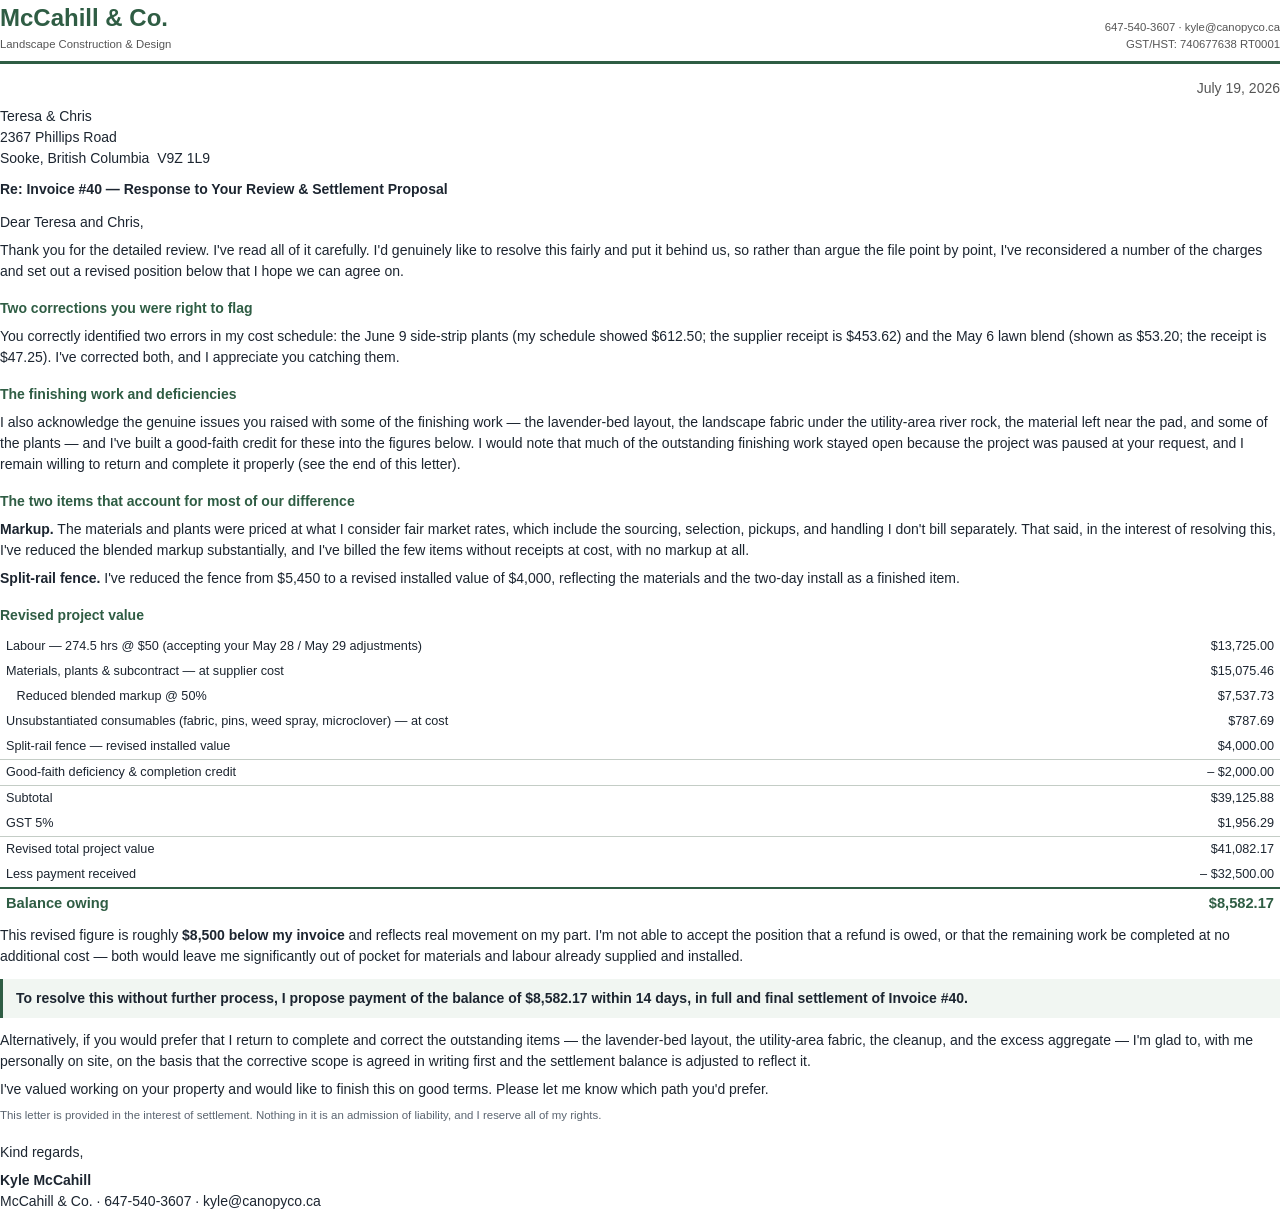
<file: invoice-40-response/Counter-Offer-Letter.html>
<!DOCTYPE html>
<html lang="en">
<head>
<meta charset="utf-8">
<title>Invoice #40 — Settlement Proposal</title>
<style>
  @page { size: Letter; margin: 20mm 18mm; }
  body { font-family:"Helvetica Neue",Helvetica,Arial,sans-serif; color:#1c2530; font-size:10.5pt; line-height:1.5; margin:0; }
  .head { border-bottom:3px solid #2f5d44; padding-bottom:8px; margin-bottom:14px; display:flex; justify-content:space-between; align-items:flex-end; }
  .head .name { font-size:18pt; font-weight:700; color:#2f5d44; }
  .head .small { font-size:8.5pt; color:#555; }
  .head .meta { text-align:right; font-size:8.5pt; color:#555; }
  .subject { font-weight:700; margin:10px 0 12px; }
  h3 { font-size:10.5pt; color:#2f5d44; margin:16px 0 4px; }
  p { margin:7px 0; }
  table { width:100%; border-collapse:collapse; margin:8px 0; font-size:9.5pt; }
  td { padding:3px 6px; }
  td.lbl { }
  td.val { text-align:right; white-space:nowrap; font-variant-numeric:tabular-nums; }
  .rule td { border-top:1px solid #c4cdc6; }
  .grand td { border-top:2px solid #2f5d44; font-weight:700; color:#2f5d44; font-size:11pt; }
  .bal { color:#b03a2e; }
  .callout { background:#f1f6f2; border-left:3px solid #2f5d44; padding:9px 13px; margin:12px 0; }
  .small { font-size:8.6pt; color:#5a6470; }
</style>
</head>
<body>
<div class="head">
  <div><div class="name">McCahill &amp; Co.</div><div class="small">Landscape Construction &amp; Design</div></div>
  <div class="meta">647-540-3607 · kyle@canopyco.ca<br>GST/HST: 740677638 RT0001</div>
</div>

<p style="text-align:right;color:#555;">July 19, 2026</p>
<p>Teresa &amp; Chris<br>2367 Phillips Road<br>Sooke, British Columbia&nbsp; V9Z 1L9</p>

<p class="subject">Re: Invoice #40 — Response to Your Review &amp; Settlement Proposal</p>

<p>Dear Teresa and Chris,</p>

<p>Thank you for the detailed review. I've read all of it carefully. I'd genuinely like to resolve this
fairly and put it behind us, so rather than argue the file point by point, I've reconsidered a number of
the charges and set out a revised position below that I hope we can agree on.</p>

<h3>Two corrections you were right to flag</h3>
<p>You correctly identified two errors in my cost schedule: the June 9 side-strip plants (my schedule
showed $612.50; the supplier receipt is $453.62) and the May 6 lawn blend (shown as $53.20; the receipt
is $47.25). I've corrected both, and I appreciate you catching them.</p>

<h3>The finishing work and deficiencies</h3>
<p>I also acknowledge the genuine issues you raised with some of the finishing work — the lavender-bed
layout, the landscape fabric under the utility-area river rock, the material left near the pad, and some
of the plants — and I've built a good-faith credit for these into the figures below. I would note that
much of the outstanding finishing work stayed open because the project was paused at your request, and I
remain willing to return and complete it properly (see the end of this letter).</p>

<h3>The two items that account for most of our difference</h3>
<p><strong>Markup.</strong> The materials and plants were priced at what I consider fair market rates,
which include the sourcing, selection, pickups, and handling I don't bill separately. That said, in the
interest of resolving this, I've reduced the blended markup substantially, and I've billed the few items
without receipts at cost, with no markup at all.</p>
<p><strong>Split-rail fence.</strong> I've reduced the fence from $5,450 to a revised installed value of
$4,000, reflecting the materials and the two-day install as a finished item.</p>

<h3>Revised project value</h3>
<table>
  <tr><td class="lbl">Labour — 274.5 hrs @ $50 (accepting your May 28 / May 29 adjustments)</td><td class="val">$13,725.00</td></tr>
  <tr><td class="lbl">Materials, plants &amp; subcontract — at supplier cost</td><td class="val">$15,075.46</td></tr>
  <tr><td class="lbl">&nbsp;&nbsp;&nbsp;Reduced blended markup @ 50%</td><td class="val">$7,537.73</td></tr>
  <tr><td class="lbl">Unsubstantiated consumables (fabric, pins, weed spray, microclover) — at cost</td><td class="val">$787.69</td></tr>
  <tr><td class="lbl">Split-rail fence — revised installed value</td><td class="val">$4,000.00</td></tr>
  <tr class="rule"><td class="lbl">Good-faith deficiency &amp; completion credit</td><td class="val">– $2,000.00</td></tr>
  <tr class="rule"><td class="lbl">Subtotal</td><td class="val">$39,125.88</td></tr>
  <tr><td class="lbl">GST 5%</td><td class="val">$1,956.29</td></tr>
  <tr class="rule"><td class="lbl">Revised total project value</td><td class="val">$41,082.17</td></tr>
  <tr><td class="lbl">Less payment received</td><td class="val">– $32,500.00</td></tr>
  <tr class="grand"><td class="lbl">Balance owing</td><td class="val bal">$8,582.17</td></tr>
</table>

<p>This revised figure is roughly <strong>$8,500 below my invoice</strong> and reflects real movement on
my part. I'm not able to accept the position that a refund is owed, or that the remaining work be completed
at no additional cost — both would leave me significantly out of pocket for materials and labour already
supplied and installed.</p>

<div class="callout">
  <strong>To resolve this without further process, I propose payment of the balance of $8,582.17 within
  14 days, in full and final settlement of Invoice&nbsp;#40.</strong>
</div>

<p>Alternatively, if you would prefer that I return to complete and correct the outstanding items — the
lavender-bed layout, the utility-area fabric, the cleanup, and the excess aggregate — I'm glad to, with me
personally on site, on the basis that the corrective scope is agreed in writing first and the settlement
balance is adjusted to reflect it.</p>

<p>I've valued working on your property and would like to finish this on good terms. Please let me know
which path you'd prefer.</p>

<p class="small">This letter is provided in the interest of settlement. Nothing in it is an admission of
liability, and I reserve all of my rights.</p>

<p style="margin-top:18px;">Kind regards,</p>
<p><strong>Kyle McCahill</strong><br>McCahill &amp; Co. · 647-540-3607 · kyle@canopyco.ca</p>
</body>
</html>
</file>
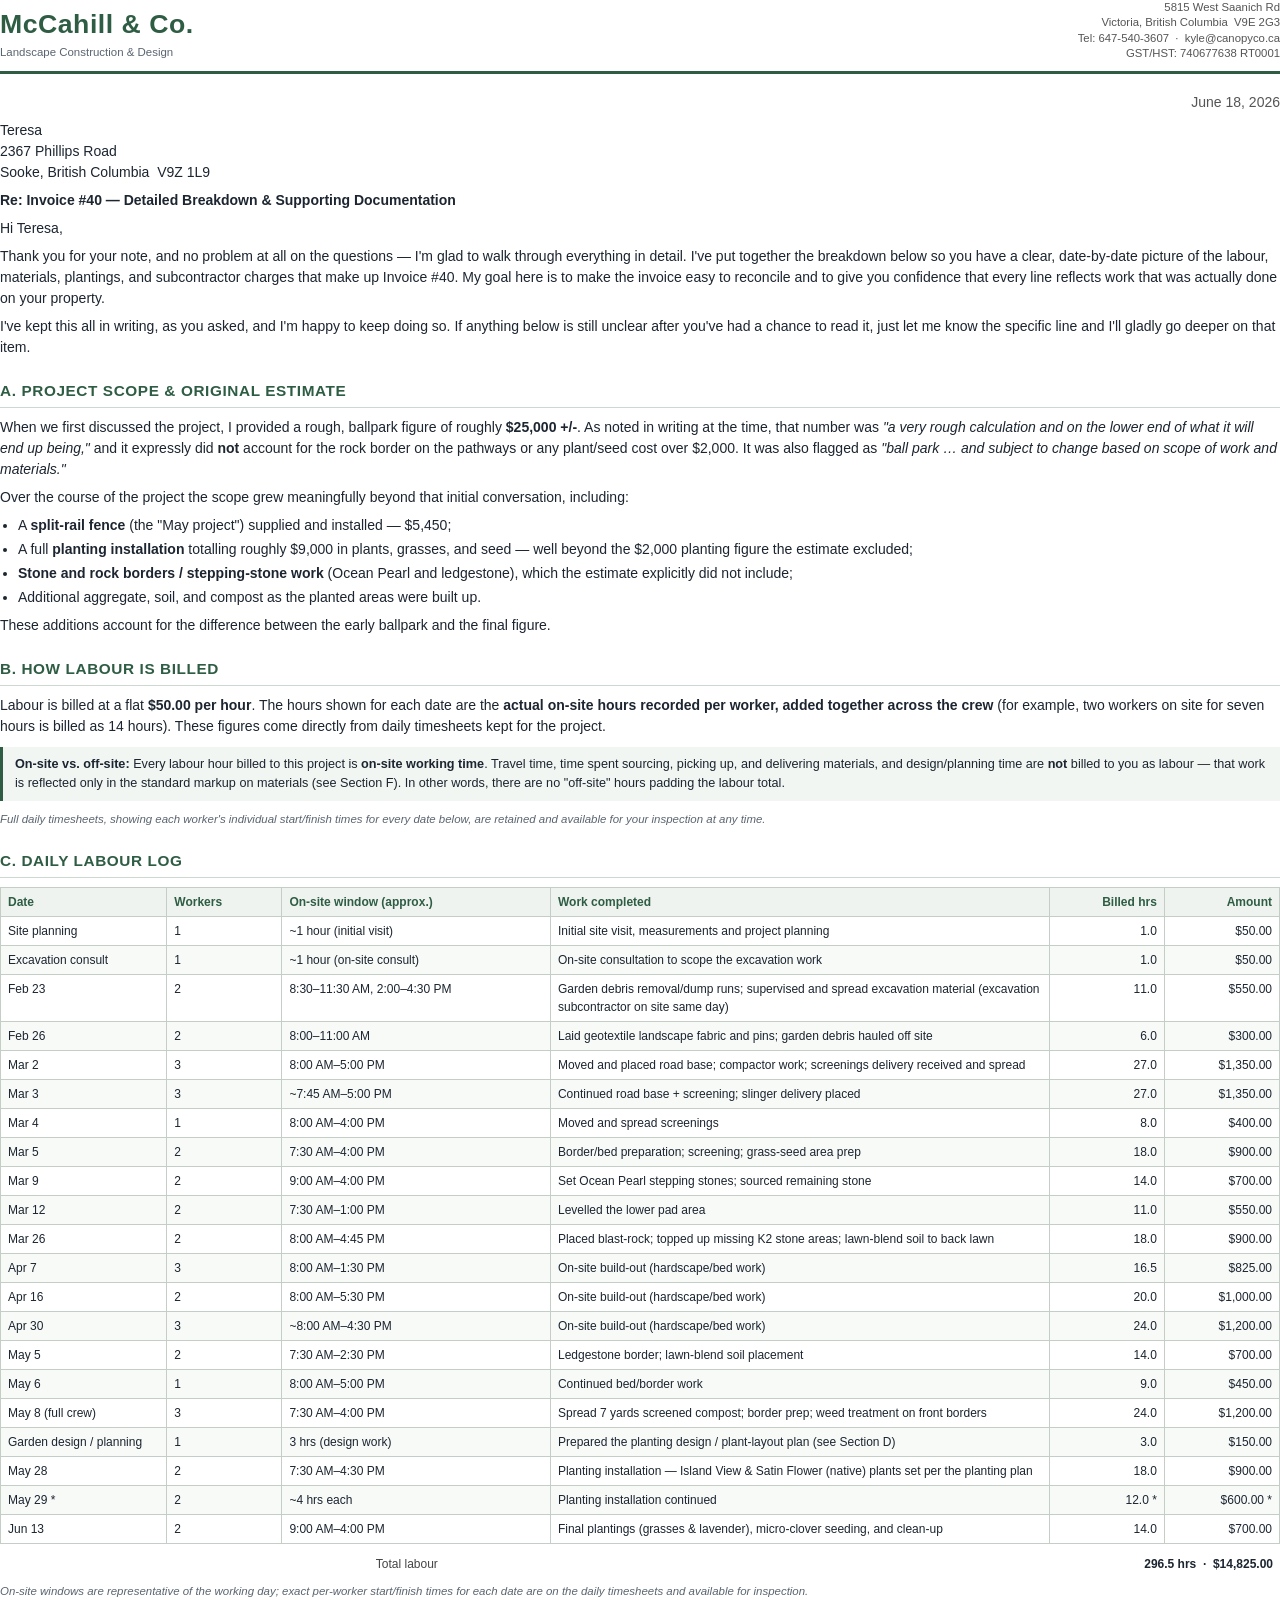
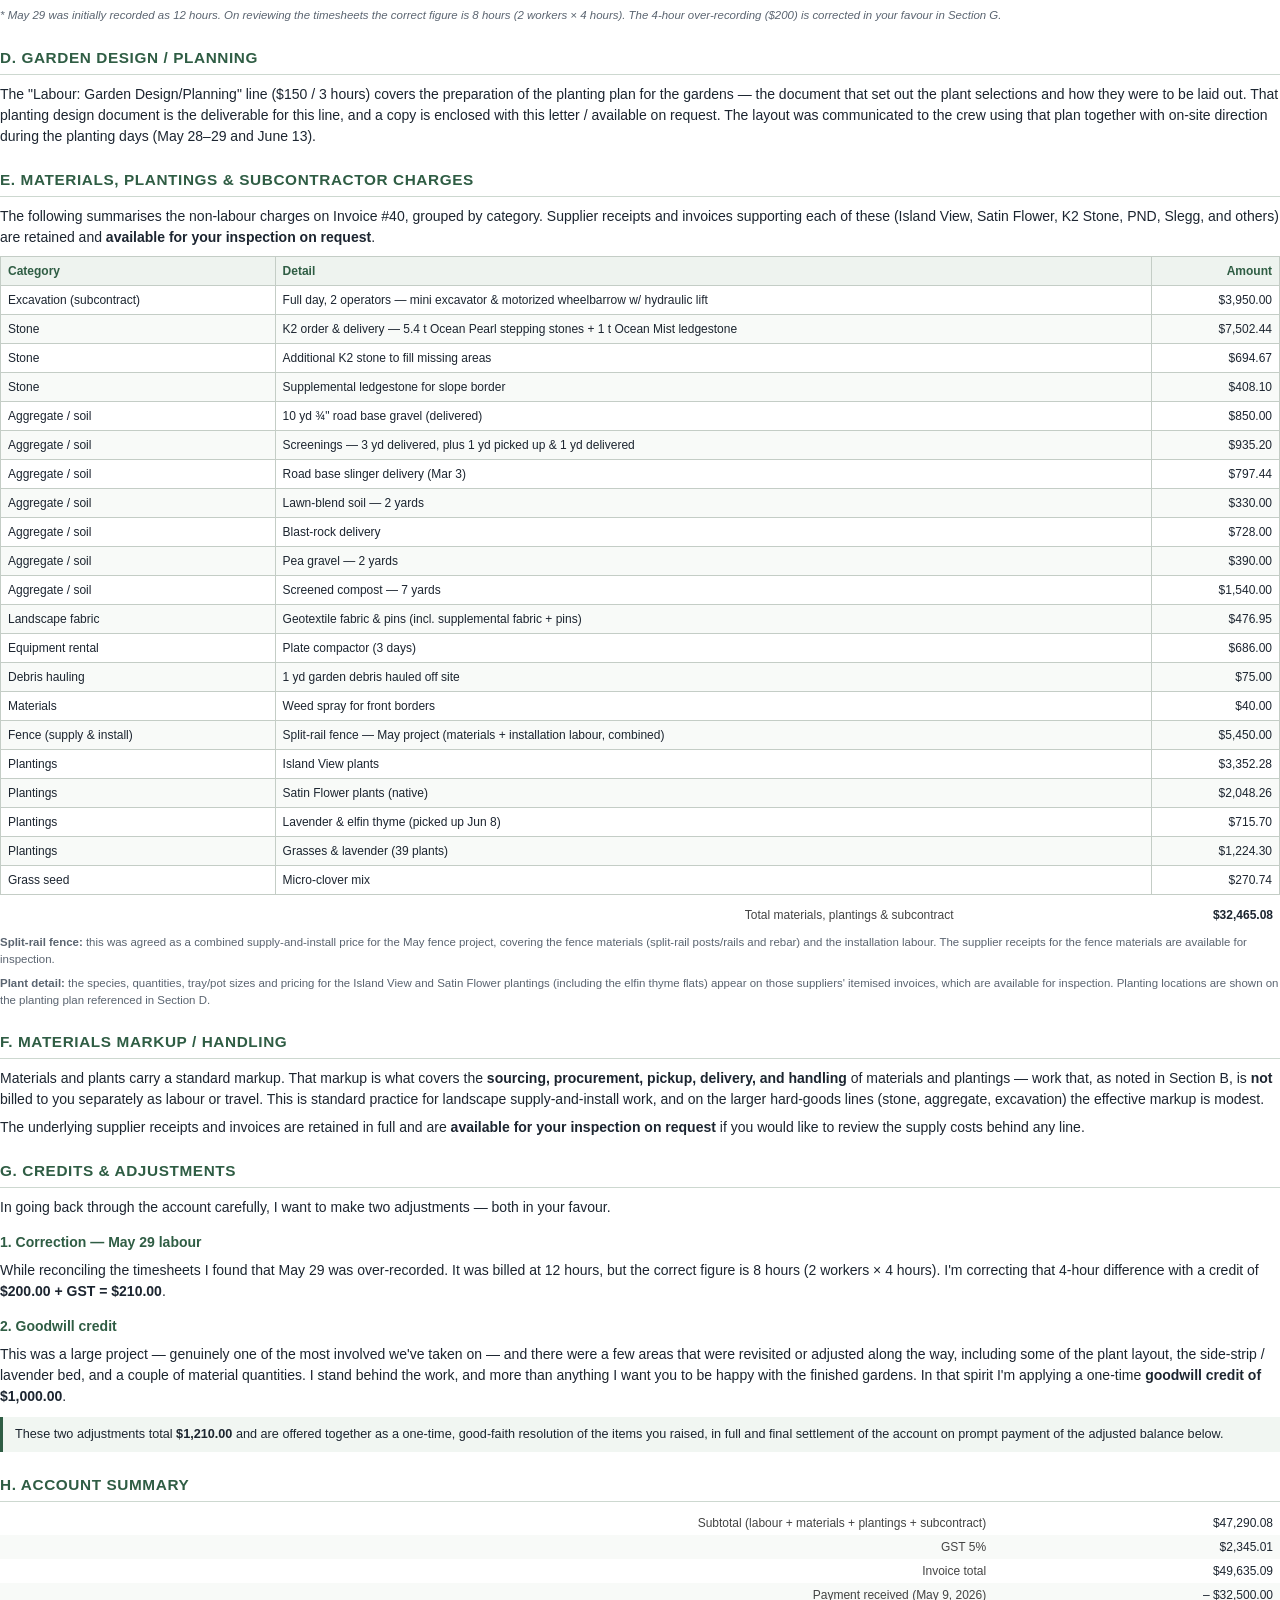
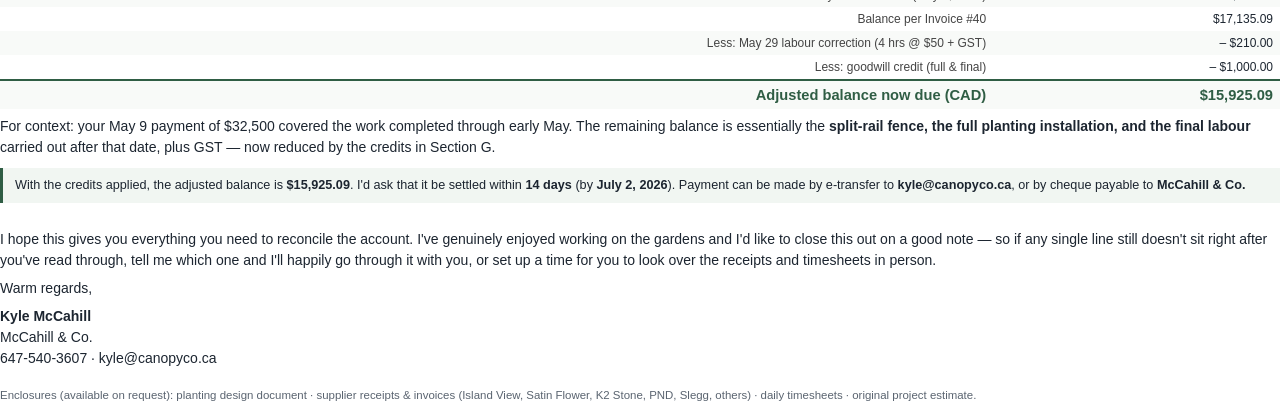
<file: invoice-40-response/Invoice-40-Response.html>
<!DOCTYPE html>
<html lang="en">
<head>
<meta charset="utf-8">
<title>McCahill &amp; Co. — Invoice #40 Breakdown</title>
<style>
  @page { size: Letter; margin: 22mm 18mm 20mm 18mm; }
  * { box-sizing: border-box; }
  body {
    font-family: "Helvetica Neue", Helvetica, Arial, sans-serif;
    color: #1c2530; font-size: 10.5pt; line-height: 1.5; margin: 0;
  }
  .letterhead {
    border-bottom: 3px solid #2f5d44; padding-bottom: 10px; margin-bottom: 18px;
    display: flex; justify-content: space-between; align-items: flex-end;
  }
  .letterhead .name { font-size: 20pt; font-weight: 700; color: #2f5d44; letter-spacing: .5px; }
  .letterhead .meta { text-align: right; font-size: 8.5pt; color: #555; line-height: 1.35; }
  h2 {
    font-size: 11.5pt; color: #2f5d44; border-bottom: 1px solid #cdd8d0;
    padding-bottom: 4px; margin: 22px 0 9px; text-transform: uppercase; letter-spacing: .6px;
  }
  h3 { font-size: 10.5pt; margin: 14px 0 4px; color: #2f5d44; }
  p { margin: 7px 0; }
  table { width: 100%; border-collapse: collapse; margin: 8px 0 4px; font-size: 9pt; }
  th, td { border: 1px solid #c4cdc6; padding: 5px 7px; text-align: left; vertical-align: top; }
  th { background: #eef3ef; color: #2f5d44; font-weight: 700; }
  td.num, th.num { text-align: right; white-space: nowrap; }
  tr:nth-child(even) td { background: #f8faf8; }
  .totals td { border: none; padding: 3px 7px; }
  .totals .label { text-align: right; color: #444; }
  .totals .val { text-align: right; white-space: nowrap; font-variant-numeric: tabular-nums; }
  .totals .grand { font-weight: 700; font-size: 11pt; color: #2f5d44; border-top: 2px solid #2f5d44; }
  .due { font-weight: 700; color: #b03a2e; }
  .note { font-size: 8.6pt; color: #5a6470; font-style: italic; }
  .callout {
    background: #f1f6f2; border-left: 3px solid #2f5d44; padding: 8px 12px; margin: 10px 0;
    font-size: 9.5pt;
  }
  .sig { margin-top: 26px; }
  ul { margin: 6px 0; padding-left: 18px; }
  li { margin: 3px 0; }
  .small { font-size: 8.6pt; color: #5a6470; }
  .pagebreak { page-break-before: always; }
</style>
</head>
<body>

<div class="letterhead">
  <div>
    <div class="name">McCahill &amp; Co.</div>
    <div class="small">Landscape Construction &amp; Design</div>
  </div>
  <div class="meta">
    5815 West Saanich Rd<br>
    Victoria, British Columbia&nbsp; V9E 2G3<br>
    Tel: 647-540-3607 &nbsp;·&nbsp; kyle@canopyco.ca<br>
    GST/HST: 740677638&nbsp;RT0001
  </div>
</div>

<p style="text-align:right; color:#555;">June 18, 2026</p>

<p>
  Teresa<br>
  2367 Phillips Road<br>
  Sooke, British Columbia&nbsp; V9Z 1L9
</p>

<p><strong>Re: Invoice #40 — Detailed Breakdown &amp; Supporting Documentation</strong></p>

<p>Hi Teresa,</p>

<p>Thank you for your note, and no problem at all on the questions — I'm glad to walk through
everything in detail. I've put together the breakdown below so you have a clear, date-by-date
picture of the labour, materials, plantings, and subcontractor charges that make up Invoice&nbsp;#40.
My goal here is to make the invoice easy to reconcile and to give you confidence that every line
reflects work that was actually done on your property.</p>

<p>I've kept this all in writing, as you asked, and I'm happy to keep doing so. If anything below
is still unclear after you've had a chance to read it, just let me know the specific line and I'll
gladly go deeper on that item.</p>

<h2>A. Project Scope &amp; Original Estimate</h2>
<p>When we first discussed the project, I provided a rough, ballpark figure of roughly
<strong>$25,000&nbsp;+/-</strong>. As noted in writing at the time, that number was
<em>"a very rough calculation and on the lower end of what it will end up being,"</em> and it
expressly did <strong>not</strong> account for the rock border on the pathways or any plant/seed
cost over $2,000. It was also flagged as <em>"ball park … and subject to change based on scope of
work and materials."</em></p>
<p>Over the course of the project the scope grew meaningfully beyond that initial conversation,
including:</p>
<ul>
  <li>A <strong>split-rail fence</strong> (the "May project") supplied and installed — $5,450;</li>
  <li>A full <strong>planting installation</strong> totalling roughly $9,000 in plants, grasses,
      and seed — well beyond the $2,000 planting figure the estimate excluded;</li>
  <li><strong>Stone and rock borders / stepping-stone work</strong> (Ocean Pearl and ledgestone),
      which the estimate explicitly did not include;</li>
  <li>Additional aggregate, soil, and compost as the planted areas were built up.</li>
</ul>
<p>These additions account for the difference between the early ballpark and the final figure.</p>

<h2>B. How Labour Is Billed</h2>
<p>Labour is billed at a flat <strong>$50.00 per hour</strong>. The hours shown for each date are
the <strong>actual on-site hours recorded per worker, added together across the crew</strong>
(for example, two workers on site for seven hours is billed as 14 hours). These figures come
directly from daily timesheets kept for the project.</p>
<div class="callout">
  <strong>On-site vs. off-site:</strong> Every labour hour billed to this project is
  <strong>on-site working time</strong>. Travel time, time spent sourcing, picking up, and
  delivering materials, and design/planning time are <strong>not</strong> billed to you as labour —
  that work is reflected only in the standard markup on materials (see Section F). In other words,
  there are no "off-site" hours padding the labour total.
</div>
<p class="note">Full daily timesheets, showing each worker's individual start/finish times for every
date below, are retained and available for your inspection at any time.</p>

<h2>C. Daily Labour Log</h2>
<table>
  <thead>
    <tr>
      <th style="width:13%">Date</th>
      <th style="width:9%">Workers</th>
      <th style="width:21%">On-site window (approx.)</th>
      <th style="width:39%">Work completed</th>
      <th class="num" style="width:9%">Billed hrs</th>
      <th class="num" style="width:9%">Amount</th>
    </tr>
  </thead>
  <tbody>
    <tr><td>Site planning</td><td>1</td><td>~1 hour (initial visit)</td><td>Initial site visit, measurements and project planning</td><td class="num">1.0</td><td class="num">$50.00</td></tr>
    <tr><td>Excavation consult</td><td>1</td><td>~1 hour (on-site consult)</td><td>On-site consultation to scope the excavation work</td><td class="num">1.0</td><td class="num">$50.00</td></tr>
    <tr><td>Feb 23</td><td>2</td><td>8:30–11:30 AM, 2:00–4:30 PM</td><td>Garden debris removal/dump runs; supervised and spread excavation material (excavation subcontractor on site same day)</td><td class="num">11.0</td><td class="num">$550.00</td></tr>
    <tr><td>Feb 26</td><td>2</td><td>8:00–11:00 AM</td><td>Laid geotextile landscape fabric and pins; garden debris hauled off site</td><td class="num">6.0</td><td class="num">$300.00</td></tr>
    <tr><td>Mar 2</td><td>3</td><td>8:00 AM–5:00 PM</td><td>Moved and placed road base; compactor work; screenings delivery received and spread</td><td class="num">27.0</td><td class="num">$1,350.00</td></tr>
    <tr><td>Mar 3</td><td>3</td><td>~7:45 AM–5:00 PM</td><td>Continued road base + screening; slinger delivery placed</td><td class="num">27.0</td><td class="num">$1,350.00</td></tr>
    <tr><td>Mar 4</td><td>1</td><td>8:00 AM–4:00 PM</td><td>Moved and spread screenings</td><td class="num">8.0</td><td class="num">$400.00</td></tr>
    <tr><td>Mar 5</td><td>2</td><td>7:30 AM–4:00 PM</td><td>Border/bed preparation; screening; grass-seed area prep</td><td class="num">18.0</td><td class="num">$900.00</td></tr>
    <tr><td>Mar 9</td><td>2</td><td>9:00 AM–4:00 PM</td><td>Set Ocean Pearl stepping stones; sourced remaining stone</td><td class="num">14.0</td><td class="num">$700.00</td></tr>
    <tr><td>Mar 12</td><td>2</td><td>7:30 AM–1:00 PM</td><td>Levelled the lower pad area</td><td class="num">11.0</td><td class="num">$550.00</td></tr>
    <tr><td>Mar 26</td><td>2</td><td>8:00 AM–4:45 PM</td><td>Placed blast-rock; topped up missing K2 stone areas; lawn-blend soil to back lawn</td><td class="num">18.0</td><td class="num">$900.00</td></tr>
    <tr><td>Apr 7</td><td>3</td><td>8:00 AM–1:30 PM</td><td>On-site build-out (hardscape/bed work)</td><td class="num">16.5</td><td class="num">$825.00</td></tr>
    <tr><td>Apr 16</td><td>2</td><td>8:00 AM–5:30 PM</td><td>On-site build-out (hardscape/bed work)</td><td class="num">20.0</td><td class="num">$1,000.00</td></tr>
    <tr><td>Apr 30</td><td>3</td><td>~8:00 AM–4:30 PM</td><td>On-site build-out (hardscape/bed work)</td><td class="num">24.0</td><td class="num">$1,200.00</td></tr>
    <tr><td>May 5</td><td>2</td><td>7:30 AM–2:30 PM</td><td>Ledgestone border; lawn-blend soil placement</td><td class="num">14.0</td><td class="num">$700.00</td></tr>
    <tr><td>May 6</td><td>1</td><td>8:00 AM–5:00 PM</td><td>Continued bed/border work</td><td class="num">9.0</td><td class="num">$450.00</td></tr>
    <tr><td>May 8 (full crew)</td><td>3</td><td>7:30 AM–4:00 PM</td><td>Spread 7 yards screened compost; border prep; weed treatment on front borders</td><td class="num">24.0</td><td class="num">$1,200.00</td></tr>
    <tr><td>Garden design / planning</td><td>1</td><td>3 hrs (design work)</td><td>Prepared the planting design / plant-layout plan (see Section D)</td><td class="num">3.0</td><td class="num">$150.00</td></tr>
    <tr><td>May 28</td><td>2</td><td>7:30 AM–4:30 PM</td><td>Planting installation — Island View &amp; Satin Flower (native) plants set per the planting plan</td><td class="num">18.0</td><td class="num">$900.00</td></tr>
    <tr><td>May 29 *</td><td>2</td><td>~4 hrs each</td><td>Planting installation continued</td><td class="num">12.0&nbsp;*</td><td class="num">$600.00&nbsp;*</td></tr>
    <tr><td>Jun 13</td><td>2</td><td>9:00 AM–4:00 PM</td><td>Final plantings (grasses &amp; lavender), micro-clover seeding, and clean-up</td><td class="num">14.0</td><td class="num">$700.00</td></tr>
  </tbody>
</table>
<table class="totals">
  <tr><td class="label">Total labour</td><td class="val"><strong>296.5 hrs &nbsp;·&nbsp; $14,825.00</strong></td></tr>
</table>
<p class="note">On-site windows are representative of the working day; exact per-worker start/finish
times for each date are on the daily timesheets and available for inspection.</p>
<p class="note">* May 29 was initially recorded as 12 hours. On reviewing the timesheets the correct figure
is 8 hours (2 workers × 4 hours). The 4-hour over-recording ($200) is corrected in your favour in
Section&nbsp;G.</p>

<h2>D. Garden Design / Planning</h2>
<p>The "Labour: Garden Design/Planning" line ($150 / 3 hours) covers the preparation of the
planting plan for the gardens — the document that set out the plant selections and how they were to
be laid out. That planting design document is the deliverable for this line, and a copy is enclosed
with this letter / available on request. The layout was communicated to the crew using that plan
together with on-site direction during the planting days (May 28–29 and June 13).</p>

<h2>E. Materials, Plantings &amp; Subcontractor Charges</h2>
<p>The following summarises the non-labour charges on Invoice&nbsp;#40, grouped by category. Supplier
receipts and invoices supporting each of these (Island View, Satin Flower, K2 Stone, PND, Slegg, and
others) are retained and <strong>available for your inspection on request</strong>.</p>
<table>
  <thead><tr><th>Category</th><th>Detail</th><th class="num">Amount</th></tr></thead>
  <tbody>
    <tr><td>Excavation (subcontract)</td><td>Full day, 2 operators — mini excavator &amp; motorized wheelbarrow w/ hydraulic lift</td><td class="num">$3,950.00</td></tr>
    <tr><td>Stone</td><td>K2 order &amp; delivery — 5.4 t Ocean Pearl stepping stones + 1 t Ocean Mist ledgestone</td><td class="num">$7,502.44</td></tr>
    <tr><td>Stone</td><td>Additional K2 stone to fill missing areas</td><td class="num">$694.67</td></tr>
    <tr><td>Stone</td><td>Supplemental ledgestone for slope border</td><td class="num">$408.10</td></tr>
    <tr><td>Aggregate / soil</td><td>10 yd ¾" road base gravel (delivered)</td><td class="num">$850.00</td></tr>
    <tr><td>Aggregate / soil</td><td>Screenings — 3 yd delivered, plus 1 yd picked up &amp; 1 yd delivered</td><td class="num">$935.20</td></tr>
    <tr><td>Aggregate / soil</td><td>Road base slinger delivery (Mar 3)</td><td class="num">$797.44</td></tr>
    <tr><td>Aggregate / soil</td><td>Lawn-blend soil — 2 yards</td><td class="num">$330.00</td></tr>
    <tr><td>Aggregate / soil</td><td>Blast-rock delivery</td><td class="num">$728.00</td></tr>
    <tr><td>Aggregate / soil</td><td>Pea gravel — 2 yards</td><td class="num">$390.00</td></tr>
    <tr><td>Aggregate / soil</td><td>Screened compost — 7 yards</td><td class="num">$1,540.00</td></tr>
    <tr><td>Landscape fabric</td><td>Geotextile fabric &amp; pins (incl. supplemental fabric + pins)</td><td class="num">$476.95</td></tr>
    <tr><td>Equipment rental</td><td>Plate compactor (3 days)</td><td class="num">$686.00</td></tr>
    <tr><td>Debris hauling</td><td>1 yd garden debris hauled off site</td><td class="num">$75.00</td></tr>
    <tr><td>Materials</td><td>Weed spray for front borders</td><td class="num">$40.00</td></tr>
    <tr><td>Fence (supply &amp; install)</td><td>Split-rail fence — May project (materials + installation labour, combined)</td><td class="num">$5,450.00</td></tr>
    <tr><td>Plantings</td><td>Island View plants</td><td class="num">$3,352.28</td></tr>
    <tr><td>Plantings</td><td>Satin Flower plants (native)</td><td class="num">$2,048.26</td></tr>
    <tr><td>Plantings</td><td>Lavender &amp; elfin thyme (picked up Jun 8)</td><td class="num">$715.70</td></tr>
    <tr><td>Plantings</td><td>Grasses &amp; lavender (39 plants)</td><td class="num">$1,224.30</td></tr>
    <tr><td>Grass seed</td><td>Micro-clover mix</td><td class="num">$270.74</td></tr>
  </tbody>
</table>
<table class="totals">
  <tr><td class="label">Total materials, plantings &amp; subcontract</td><td class="val"><strong>$32,465.08</strong></td></tr>
</table>
<p class="small"><strong>Split-rail fence:</strong> this was agreed as a combined supply-and-install
price for the May fence project, covering the fence materials (split-rail posts/rails and rebar) and
the installation labour. The supplier receipts for the fence materials are available for inspection.</p>
<p class="small"><strong>Plant detail:</strong> the species, quantities, tray/pot sizes and pricing for
the Island View and Satin Flower plantings (including the elfin thyme flats) appear on those suppliers'
itemised invoices, which are available for inspection. Planting locations are shown on the planting plan
referenced in Section D.</p>

<h2>F. Materials Markup / Handling</h2>
<p>Materials and plants carry a standard markup. That markup is what covers the
<strong>sourcing, procurement, pickup, delivery, and handling</strong> of materials and plantings —
work that, as noted in Section B, is <strong>not</strong> billed to you separately as labour or travel.
This is standard practice for landscape supply-and-install work, and on the larger hard-goods lines
(stone, aggregate, excavation) the effective markup is modest.</p>
<p>The underlying supplier receipts and invoices are retained in full and are
<strong>available for your inspection on request</strong> if you would like to review the supply costs
behind any line.</p>

<h2>G. Credits &amp; Adjustments</h2>
<p>In going back through the account carefully, I want to make two adjustments — both in your favour.</p>
<h3>1. Correction — May 29 labour</h3>
<p>While reconciling the timesheets I found that May 29 was over-recorded. It was billed at 12 hours,
but the correct figure is 8 hours (2 workers × 4 hours). I'm correcting that 4-hour difference with a
credit of <strong>$200.00 + GST = $210.00</strong>.</p>
<h3>2. Goodwill credit</h3>
<p>This was a large project — genuinely one of the most involved we've taken on — and there were a few
areas that were revisited or adjusted along the way, including some of the plant layout, the
side-strip / lavender bed, and a couple of material quantities. I stand behind the work, and more than
anything I want you to be happy with the finished gardens. In that spirit I'm applying a one-time
<strong>goodwill credit of $1,000.00</strong>.</p>
<div class="callout">
  These two adjustments total <strong>$1,210.00</strong> and are offered together as a one-time,
  good-faith resolution of the items you raised, in full and final settlement of the account on prompt
  payment of the adjusted balance below.
</div>

<h2>H. Account Summary</h2>
<table class="totals">
  <tr><td class="label">Subtotal (labour + materials + plantings + subcontract)</td><td class="val">$47,290.08</td></tr>
  <tr><td class="label">GST 5%</td><td class="val">$2,345.01</td></tr>
  <tr><td class="label">Invoice total</td><td class="val">$49,635.09</td></tr>
  <tr><td class="label">Payment received (May 9, 2026)</td><td class="val">– $32,500.00</td></tr>
  <tr><td class="label">Balance per Invoice #40</td><td class="val">$17,135.09</td></tr>
  <tr><td class="label">Less: May 29 labour correction (4 hrs @ $50 + GST)</td><td class="val">– $210.00</td></tr>
  <tr><td class="label">Less: goodwill credit (full &amp; final)</td><td class="val">– $1,000.00</td></tr>
  <tr><td class="label grand">Adjusted balance now due (CAD)</td><td class="val grand due">$15,925.09</td></tr>
</table>
<p>For context: your May 9 payment of $32,500 covered the work completed through early May. The
remaining balance is essentially the <strong>split-rail fence, the full planting installation, and the
final labour</strong> carried out after that date, plus GST — now reduced by the credits in Section&nbsp;G.</p>

<div class="callout">
  With the credits applied, the adjusted balance is <strong>$15,925.09</strong>. I'd ask that it be
  settled within <strong>14 days</strong> (by <strong>July 2, 2026</strong>). Payment can be made by
  e-transfer to <strong>kyle@canopyco.ca</strong>, or by cheque payable to
  <strong>McCahill &amp; Co.</strong>
</div>

<p class="sig">I hope this gives you everything you need to reconcile the account. I've genuinely
enjoyed working on the gardens and I'd like to close this out on a good note — so if any single line
still doesn't sit right after you've read through, tell me which one and I'll happily go through it
with you, or set up a time for you to look over the receipts and timesheets in person.</p>

<p>Warm regards,</p>
<p><strong>Kyle McCahill</strong><br>McCahill &amp; Co.<br>647-540-3607 · kyle@canopyco.ca</p>

<p class="small" style="margin-top:18px;">Enclosures (available on request): planting design document ·
supplier receipts &amp; invoices (Island View, Satin Flower, K2 Stone, PND, Slegg, others) ·
daily timesheets · original project estimate.</p>

</body>
</html>
</file>
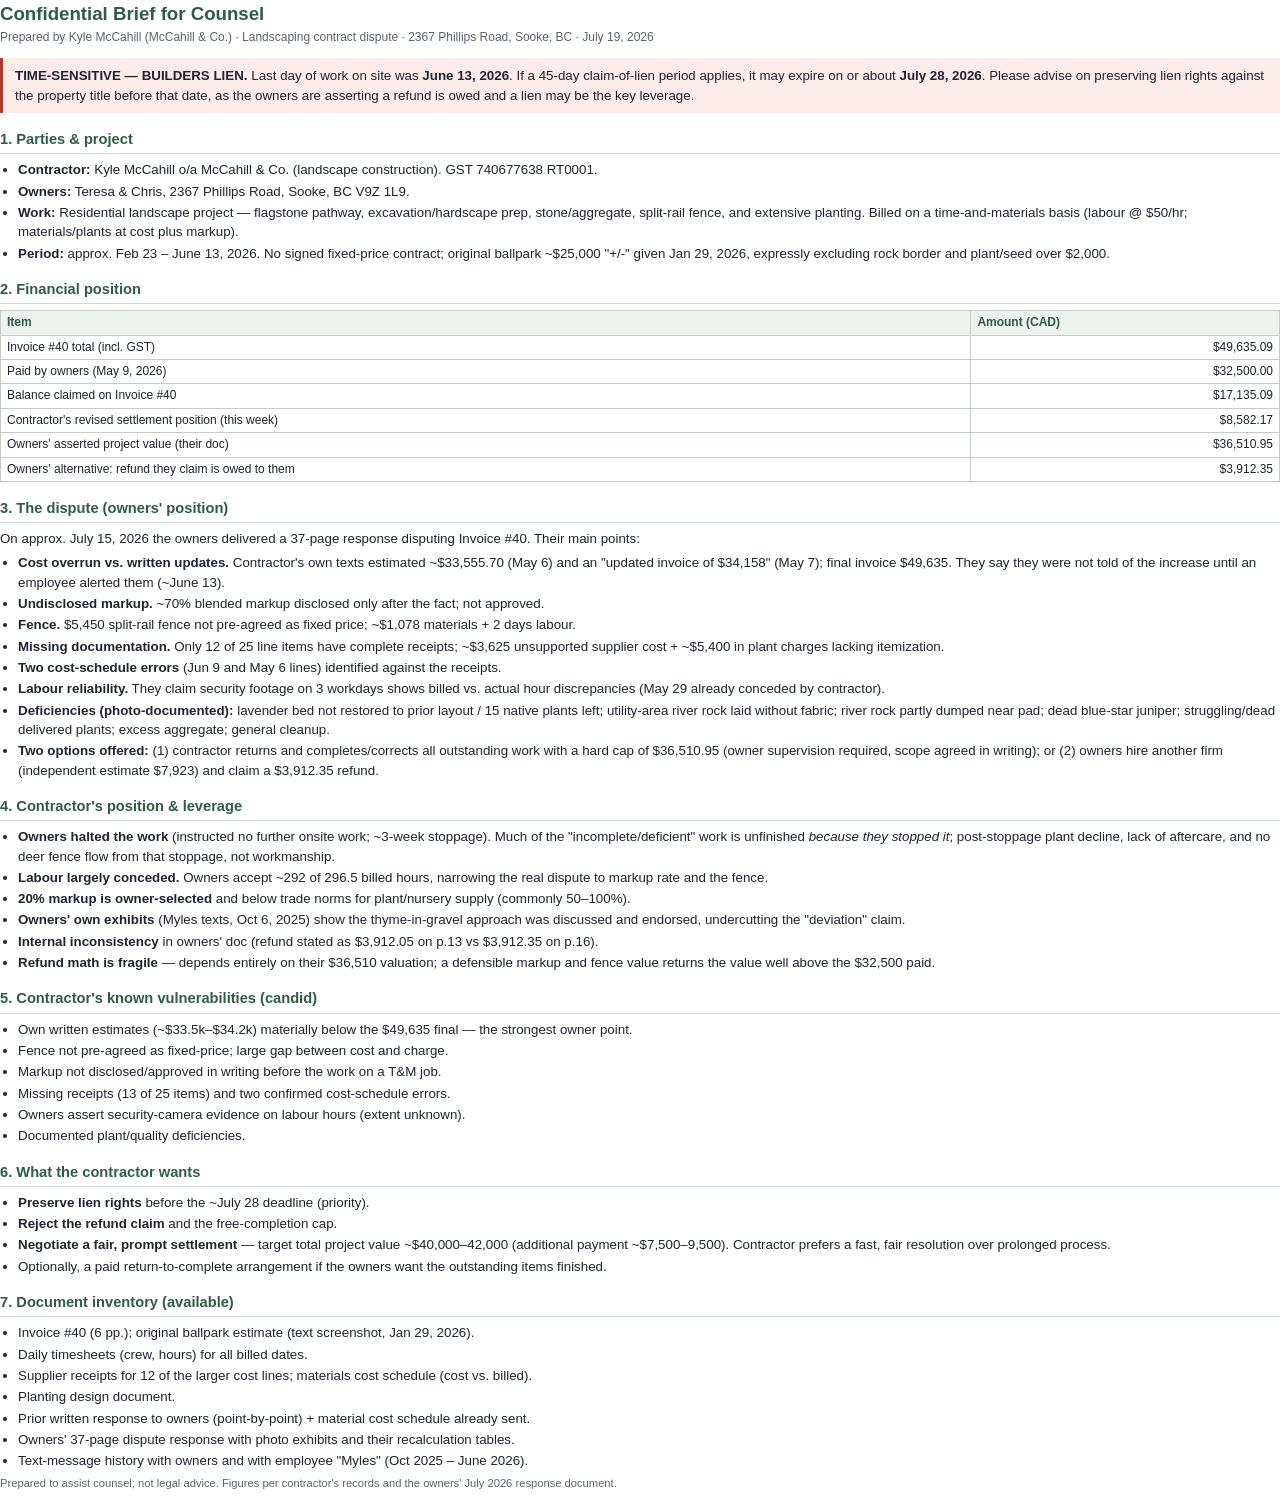
<file: invoice-40-response/Lawyer-Brief.html>
<!DOCTYPE html>
<html lang="en">
<head>
<meta charset="utf-8">
<title>Confidential Brief — McCahill & Co. / 2367 Phillips Rd Dispute</title>
<style>
  @page { size: Letter; margin: 18mm 16mm; }
  body { font-family:"Helvetica Neue",Helvetica,Arial,sans-serif; color:#1c2530; font-size:10pt; line-height:1.45; margin:0; }
  h1 { font-size:14pt; color:#2f5d44; margin:0 0 2px; }
  .sub { color:#5a6470; font-size:9pt; margin:0 0 12px; }
  h2 { font-size:11pt; color:#2f5d44; border-bottom:1px solid #cdd8d0; padding-bottom:3px; margin:16px 0 6px; }
  p { margin:5px 0; }
  ul { margin:5px 0; padding-left:18px; }
  li { margin:2px 0; }
  table { width:100%; border-collapse:collapse; margin:6px 0; font-size:9pt; }
  th,td { border:1px solid #c4cdc6; padding:3px 6px; text-align:left; vertical-align:top; }
  th { background:#eef3ef; color:#2f5d44; }
  td.num { text-align:right; white-space:nowrap; }
  .urgent { background:#fdecea; border-left:3px solid #b03a2e; padding:8px 12px; margin:10px 0; }
  .small { font-size:8.4pt; color:#5a6470; }
</style>
</head>
<body>
<h1>Confidential Brief for Counsel</h1>
<p class="sub">Prepared by Kyle McCahill (McCahill &amp; Co.) · Landscaping contract dispute · 2367 Phillips Road, Sooke, BC · July 19, 2026</p>

<div class="urgent">
  <strong>TIME-SENSITIVE — BUILDERS LIEN.</strong> Last day of work on site was <strong>June 13, 2026</strong>.
  If a 45-day claim-of-lien period applies, it may expire on or about <strong>July 28, 2026</strong>. Please
  advise on preserving lien rights against the property title before that date, as the owners are asserting a
  refund is owed and a lien may be the key leverage.
</div>

<h2>1. Parties &amp; project</h2>
<ul>
  <li><strong>Contractor:</strong> Kyle McCahill o/a McCahill &amp; Co. (landscape construction). GST 740677638 RT0001.</li>
  <li><strong>Owners:</strong> Teresa &amp; Chris, 2367 Phillips Road, Sooke, BC V9Z 1L9.</li>
  <li><strong>Work:</strong> Residential landscape project — flagstone pathway, excavation/hardscape prep,
      stone/aggregate, split-rail fence, and extensive planting. Billed on a time-and-materials basis
      (labour @ $50/hr; materials/plants at cost plus markup).</li>
  <li><strong>Period:</strong> approx. Feb 23 – June 13, 2026. No signed fixed-price contract; original
      ballpark ~$25,000 "+/-" given Jan 29, 2026, expressly excluding rock border and plant/seed over $2,000.</li>
</ul>

<h2>2. Financial position</h2>
<table>
  <tr><th>Item</th><th class="num">Amount (CAD)</th></tr>
  <tr><td>Invoice #40 total (incl. GST)</td><td class="num">$49,635.09</td></tr>
  <tr><td>Paid by owners (May 9, 2026)</td><td class="num">$32,500.00</td></tr>
  <tr><td>Balance claimed on Invoice #40</td><td class="num">$17,135.09</td></tr>
  <tr><td>Contractor's revised settlement position (this week)</td><td class="num">$8,582.17</td></tr>
  <tr><td>Owners' asserted project value (their doc)</td><td class="num">$36,510.95</td></tr>
  <tr><td>Owners' alternative: refund they claim is owed to them</td><td class="num">$3,912.35</td></tr>
</table>

<h2>3. The dispute (owners' position)</h2>
<p>On approx. July 15, 2026 the owners delivered a 37-page response disputing Invoice #40. Their main points:</p>
<ul>
  <li><strong>Cost overrun vs. written updates.</strong> Contractor's own texts estimated ~$33,555.70
      (May 6) and an "updated invoice of $34,158" (May 7); final invoice $49,635. They say they were not
      told of the increase until an employee alerted them (~June 13).</li>
  <li><strong>Undisclosed markup.</strong> ~70% blended markup disclosed only after the fact; not approved.</li>
  <li><strong>Fence.</strong> $5,450 split-rail fence not pre-agreed as fixed price; ~$1,078 materials + 2 days labour.</li>
  <li><strong>Missing documentation.</strong> Only 12 of 25 line items have complete receipts; ~$3,625 unsupported
      supplier cost + ~$5,400 in plant charges lacking itemization.</li>
  <li><strong>Two cost-schedule errors</strong> (Jun 9 and May 6 lines) identified against the receipts.</li>
  <li><strong>Labour reliability.</strong> They claim security footage on 3 workdays shows billed vs. actual hour
      discrepancies (May 29 already conceded by contractor).</li>
  <li><strong>Deficiencies (photo-documented):</strong> lavender bed not restored to prior layout / 15 native
      plants left; utility-area river rock laid without fabric; river rock partly dumped near pad; dead
      blue-star juniper; struggling/dead delivered plants; excess aggregate; general cleanup.</li>
  <li><strong>Two options offered:</strong> (1) contractor returns and completes/corrects all outstanding work
      with a hard cap of $36,510.95 (owner supervision required, scope agreed in writing); or (2) owners hire
      another firm (independent estimate $7,923) and claim a $3,912.35 refund.</li>
</ul>

<h2>4. Contractor's position &amp; leverage</h2>
<ul>
  <li><strong>Owners halted the work</strong> (instructed no further onsite work; ~3-week stoppage). Much of the
      "incomplete/deficient" work is unfinished <em>because they stopped it</em>; post-stoppage plant decline,
      lack of aftercare, and no deer fence flow from that stoppage, not workmanship.</li>
  <li><strong>Labour largely conceded.</strong> Owners accept ~292 of 296.5 billed hours, narrowing the real
      dispute to markup rate and the fence.</li>
  <li><strong>20% markup is owner-selected</strong> and below trade norms for plant/nursery supply (commonly 50–100%).</li>
  <li><strong>Owners' own exhibits</strong> (Myles texts, Oct 6, 2025) show the thyme-in-gravel approach was
      discussed and endorsed, undercutting the "deviation" claim.</li>
  <li><strong>Internal inconsistency</strong> in owners' doc (refund stated as $3,912.05 on p.13 vs $3,912.35 on p.16).</li>
  <li><strong>Refund math is fragile</strong> — depends entirely on their $36,510 valuation; a defensible markup and
      fence value returns the value well above the $32,500 paid.</li>
</ul>

<h2>5. Contractor's known vulnerabilities (candid)</h2>
<ul>
  <li>Own written estimates (~$33.5k–$34.2k) materially below the $49,635 final — the strongest owner point.</li>
  <li>Fence not pre-agreed as fixed-price; large gap between cost and charge.</li>
  <li>Markup not disclosed/approved in writing before the work on a T&amp;M job.</li>
  <li>Missing receipts (13 of 25 items) and two confirmed cost-schedule errors.</li>
  <li>Owners assert security-camera evidence on labour hours (extent unknown).</li>
  <li>Documented plant/quality deficiencies.</li>
</ul>

<h2>6. What the contractor wants</h2>
<ul>
  <li><strong>Preserve lien rights</strong> before the ~July 28 deadline (priority).</li>
  <li><strong>Reject the refund claim</strong> and the free-completion cap.</li>
  <li><strong>Negotiate a fair, prompt settlement</strong> — target total project value ~$40,000–42,000
      (additional payment ~$7,500–9,500). Contractor prefers a fast, fair resolution over prolonged process.</li>
  <li>Optionally, a paid return-to-complete arrangement if the owners want the outstanding items finished.</li>
</ul>

<h2>7. Document inventory (available)</h2>
<ul>
  <li>Invoice #40 (6 pp.); original ballpark estimate (text screenshot, Jan 29, 2026).</li>
  <li>Daily timesheets (crew, hours) for all billed dates.</li>
  <li>Supplier receipts for 12 of the larger cost lines; materials cost schedule (cost vs. billed).</li>
  <li>Planting design document.</li>
  <li>Prior written response to owners (point-by-point) + material cost schedule already sent.</li>
  <li>Owners' 37-page dispute response with photo exhibits and their recalculation tables.</li>
  <li>Text-message history with owners and with employee "Myles" (Oct 2025 – June 2026).</li>
</ul>

<p class="small">Prepared to assist counsel; not legal advice. Figures per contractor's records and the owners'
July 2026 response document.</p>
</body>
</html>
</file>
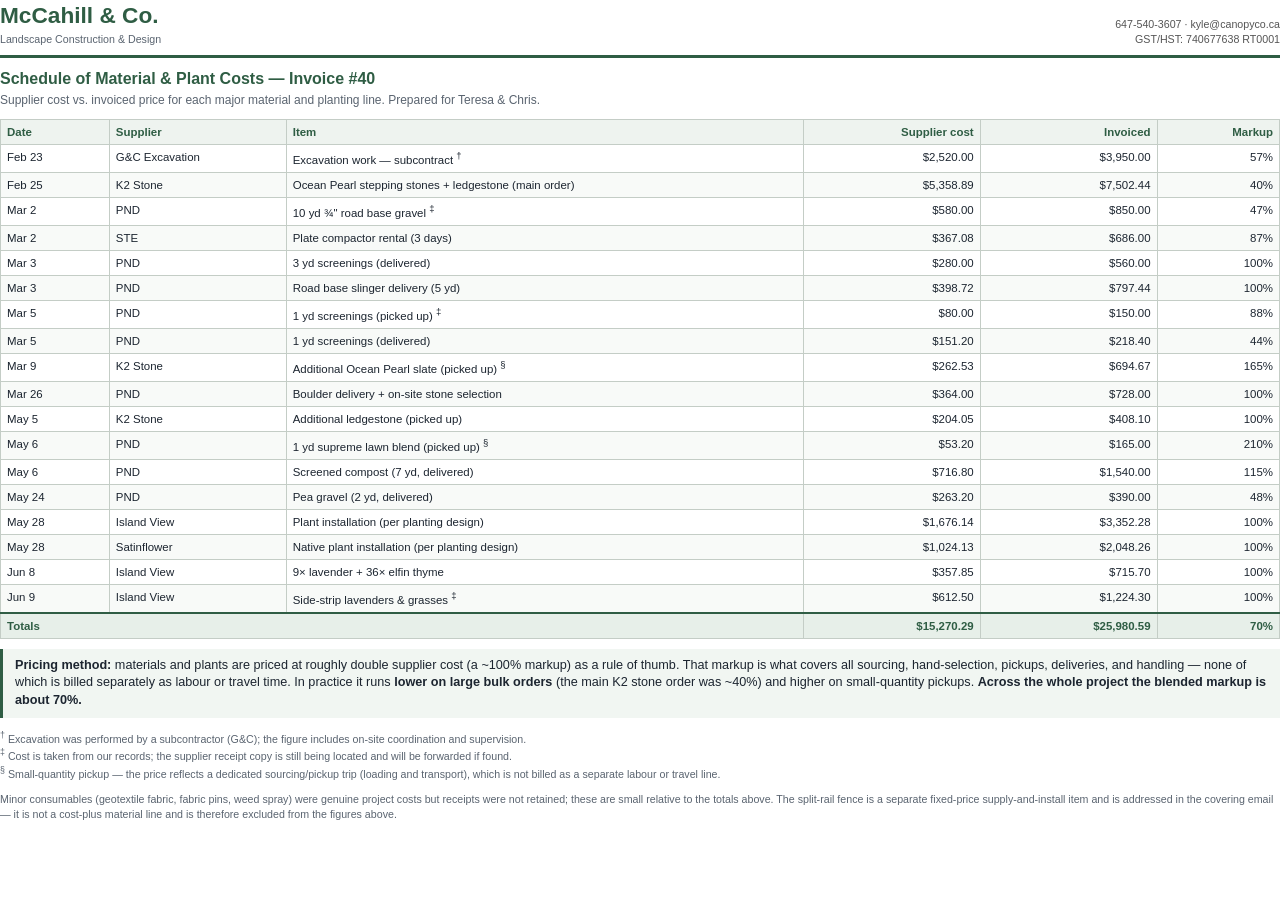
<file: invoice-40-response/Material-Cost-Schedule.html>
<!DOCTYPE html>
<html lang="en">
<head>
<meta charset="utf-8">
<title>Schedule of Material & Plant Costs — Invoice #40</title>
<style>
  @page { size: Letter; margin: 18mm 16mm; }
  * { box-sizing: border-box; }
  body { font-family: "Helvetica Neue", Helvetica, Arial, sans-serif; color:#1c2530; font-size:9.5pt; line-height:1.4; margin:0; }
  .head { border-bottom:3px solid #2f5d44; padding-bottom:8px; margin-bottom:6px; display:flex; justify-content:space-between; align-items:flex-end; }
  .head .name { font-size:17pt; font-weight:700; color:#2f5d44; }
  .head .meta { text-align:right; font-size:8pt; color:#555; }
  h1 { font-size:12pt; color:#2f5d44; margin:10px 0 2px; }
  .sub { color:#5a6470; font-size:9pt; margin:0 0 10px; }
  table { width:100%; border-collapse:collapse; margin:6px 0; font-size:8.6pt; }
  th,td { border:1px solid #c4cdc6; padding:4px 6px; text-align:left; vertical-align:top; }
  th { background:#eef3ef; color:#2f5d44; font-weight:700; }
  td.num,th.num { text-align:right; white-space:nowrap; font-variant-numeric:tabular-nums; }
  tr:nth-child(even) td { background:#f8faf8; }
  .tot td { font-weight:700; background:#e7efe9 !important; color:#2f5d44; border-top:2px solid #2f5d44; }
  .blend { background:#f1f6f2; border-left:3px solid #2f5d44; padding:8px 12px; margin:10px 0; font-size:9.5pt; }
  .small { font-size:8pt; color:#5a6470; }
  ul { margin:4px 0; padding-left:16px; }
  li { margin:2px 0; }
</style>
</head>
<body>
<div class="head">
  <div><div class="name">McCahill &amp; Co.</div><div class="small">Landscape Construction &amp; Design</div></div>
  <div class="meta">647-540-3607 · kyle@canopyco.ca<br>GST/HST: 740677638 RT0001</div>
</div>

<h1>Schedule of Material &amp; Plant Costs — Invoice #40</h1>
<p class="sub">Supplier cost vs. invoiced price for each major material and planting line. Prepared for Teresa &amp; Chris.</p>

<table>
  <thead>
    <tr>
      <th style="width:8%">Date</th>
      <th style="width:13%">Supplier</th>
      <th style="width:38%">Item</th>
      <th class="num" style="width:13%">Supplier cost</th>
      <th class="num" style="width:13%">Invoiced</th>
      <th class="num" style="width:9%">Markup</th>
    </tr>
  </thead>
  <tbody>
    <tr><td>Feb 23</td><td>G&amp;C Excavation</td><td>Excavation work — subcontract <sup>†</sup></td><td class="num">$2,520.00</td><td class="num">$3,950.00</td><td class="num">57%</td></tr>
    <tr><td>Feb 25</td><td>K2 Stone</td><td>Ocean Pearl stepping stones + ledgestone (main order)</td><td class="num">$5,358.89</td><td class="num">$7,502.44</td><td class="num">40%</td></tr>
    <tr><td>Mar 2</td><td>PND</td><td>10 yd ¾" road base gravel <sup>‡</sup></td><td class="num">$580.00</td><td class="num">$850.00</td><td class="num">47%</td></tr>
    <tr><td>Mar 2</td><td>STE</td><td>Plate compactor rental (3 days)</td><td class="num">$367.08</td><td class="num">$686.00</td><td class="num">87%</td></tr>
    <tr><td>Mar 3</td><td>PND</td><td>3 yd screenings (delivered)</td><td class="num">$280.00</td><td class="num">$560.00</td><td class="num">100%</td></tr>
    <tr><td>Mar 3</td><td>PND</td><td>Road base slinger delivery (5 yd)</td><td class="num">$398.72</td><td class="num">$797.44</td><td class="num">100%</td></tr>
    <tr><td>Mar 5</td><td>PND</td><td>1 yd screenings (picked up) <sup>‡</sup></td><td class="num">$80.00</td><td class="num">$150.00</td><td class="num">88%</td></tr>
    <tr><td>Mar 5</td><td>PND</td><td>1 yd screenings (delivered)</td><td class="num">$151.20</td><td class="num">$218.40</td><td class="num">44%</td></tr>
    <tr><td>Mar 9</td><td>K2 Stone</td><td>Additional Ocean Pearl slate (picked up) <sup>§</sup></td><td class="num">$262.53</td><td class="num">$694.67</td><td class="num">165%</td></tr>
    <tr><td>Mar 26</td><td>PND</td><td>Boulder delivery + on-site stone selection</td><td class="num">$364.00</td><td class="num">$728.00</td><td class="num">100%</td></tr>
    <tr><td>May 5</td><td>K2 Stone</td><td>Additional ledgestone (picked up)</td><td class="num">$204.05</td><td class="num">$408.10</td><td class="num">100%</td></tr>
    <tr><td>May 6</td><td>PND</td><td>1 yd supreme lawn blend (picked up) <sup>§</sup></td><td class="num">$53.20</td><td class="num">$165.00</td><td class="num">210%</td></tr>
    <tr><td>May 6</td><td>PND</td><td>Screened compost (7 yd, delivered)</td><td class="num">$716.80</td><td class="num">$1,540.00</td><td class="num">115%</td></tr>
    <tr><td>May 24</td><td>PND</td><td>Pea gravel (2 yd, delivered)</td><td class="num">$263.20</td><td class="num">$390.00</td><td class="num">48%</td></tr>
    <tr><td>May 28</td><td>Island View</td><td>Plant installation (per planting design)</td><td class="num">$1,676.14</td><td class="num">$3,352.28</td><td class="num">100%</td></tr>
    <tr><td>May 28</td><td>Satinflower</td><td>Native plant installation (per planting design)</td><td class="num">$1,024.13</td><td class="num">$2,048.26</td><td class="num">100%</td></tr>
    <tr><td>Jun 8</td><td>Island View</td><td>9× lavender + 36× elfin thyme</td><td class="num">$357.85</td><td class="num">$715.70</td><td class="num">100%</td></tr>
    <tr><td>Jun 9</td><td>Island View</td><td>Side-strip lavenders &amp; grasses <sup>‡</sup></td><td class="num">$612.50</td><td class="num">$1,224.30</td><td class="num">100%</td></tr>
    <tr class="tot"><td colspan="3">Totals</td><td class="num">$15,270.29</td><td class="num">$25,980.59</td><td class="num">70%</td></tr>
  </tbody>
</table>

<div class="blend">
  <strong>Pricing method:</strong> materials and plants are priced at roughly double supplier cost
  (a ~100% markup) as a rule of thumb. That markup is what covers all sourcing, hand-selection,
  pickups, deliveries, and handling — none of which is billed separately as labour or travel time.
  In practice it runs <strong>lower on large bulk orders</strong> (the main K2 stone order was ~40%)
  and higher on small-quantity pickups. <strong>Across the whole project the blended markup is
  about 70%.</strong>
</div>

<p class="small">
  <sup>†</sup> Excavation was performed by a subcontractor (G&amp;C); the figure includes on-site
  coordination and supervision.<br>
  <sup>‡</sup> Cost is taken from our records; the supplier receipt copy is still being located and
  will be forwarded if found.<br>
  <sup>§</sup> Small-quantity pickup — the price reflects a dedicated sourcing/pickup trip (loading and
  transport), which is not billed as a separate labour or travel line.
</p>
<p class="small">
  Minor consumables (geotextile fabric, fabric pins, weed spray) were genuine project costs but
  receipts were not retained; these are small relative to the totals above.
  The split-rail fence is a separate fixed-price supply-and-install item and is addressed in the
  covering email — it is not a cost-plus material line and is therefore excluded from the figures above.
</p>
</body>
</html>
</file>
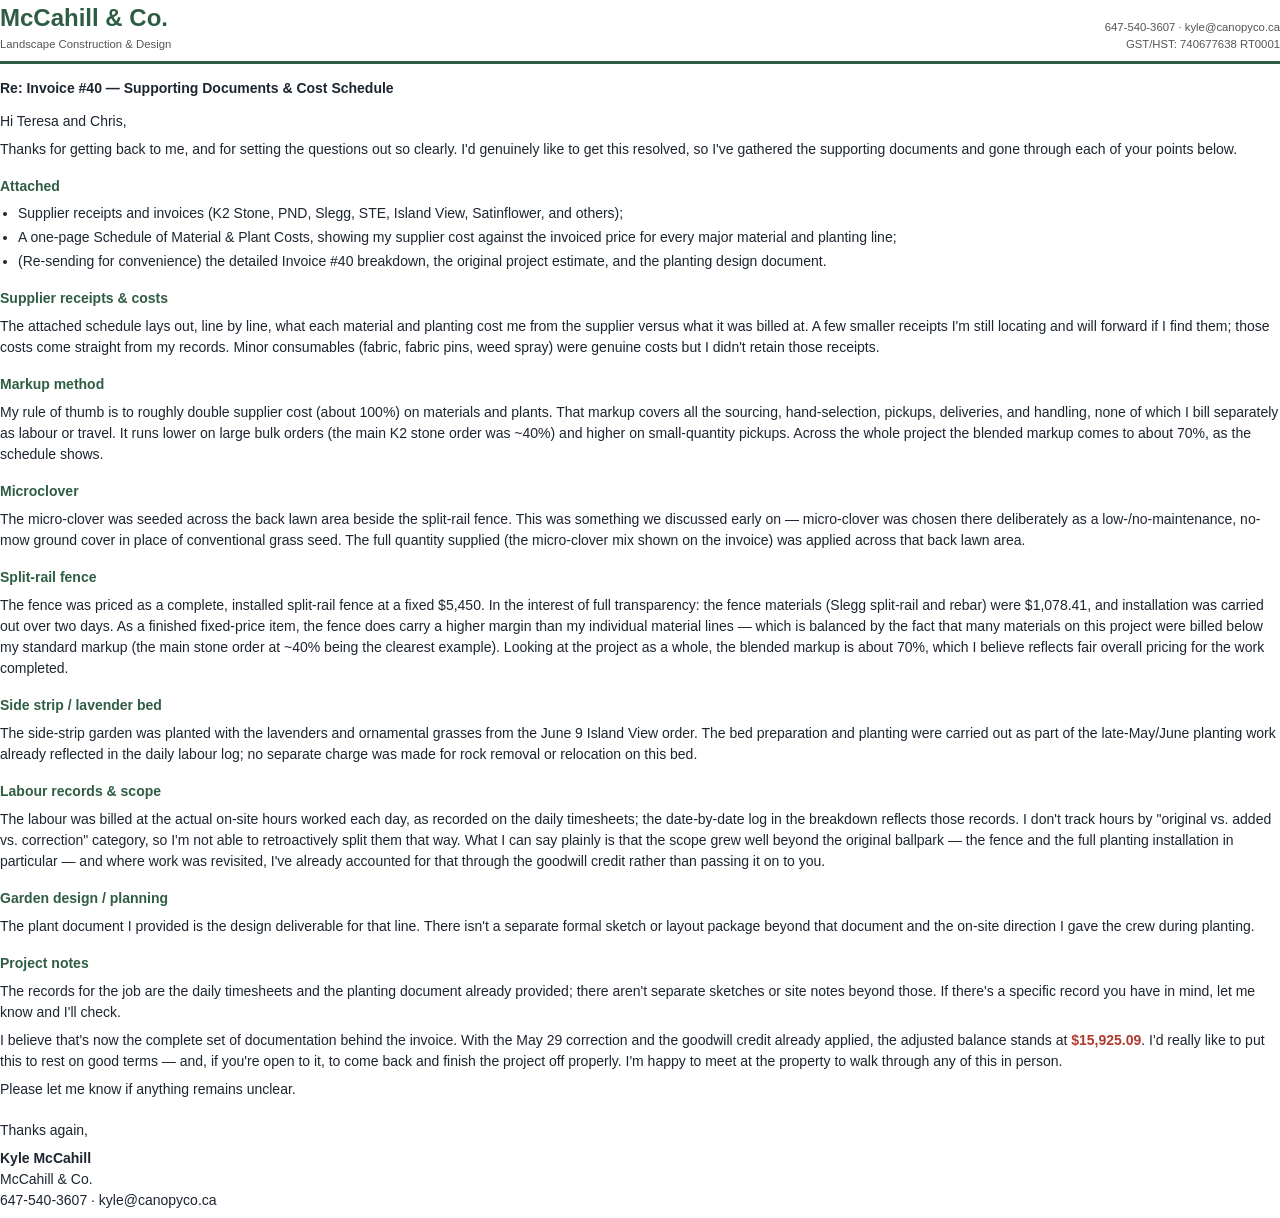
<file: invoice-40-response/Reply-Email-Round2.html>
<!DOCTYPE html>
<html lang="en">
<head>
<meta charset="utf-8">
<title>Reply — Invoice #40</title>
<style>
  @page { size: Letter; margin: 20mm 18mm; }
  body { font-family: "Helvetica Neue", Helvetica, Arial, sans-serif; color:#1c2530; font-size:10.5pt; line-height:1.5; margin:0; }
  .head { border-bottom:3px solid #2f5d44; padding-bottom:8px; margin-bottom:14px; display:flex; justify-content:space-between; align-items:flex-end; }
  .head .name { font-size:18pt; font-weight:700; color:#2f5d44; }
  .head .small { font-size:8.5pt; color:#555; }
  .head .meta { text-align:right; font-size:8.5pt; color:#555; }
  .subject { font-weight:700; margin:0 0 12px; }
  h3 { font-size:10.5pt; color:#2f5d44; margin:16px 0 3px; }
  p { margin:7px 0; }
  ul { margin:6px 0; padding-left:18px; }
  li { margin:3px 0; }
  .bal { font-weight:700; color:#b03a2e; }
  .sigline { margin-top:20px; }
</style>
</head>
<body>
<div class="head">
  <div><div class="name">McCahill &amp; Co.</div><div class="small">Landscape Construction &amp; Design</div></div>
  <div class="meta">647-540-3607 · kyle@canopyco.ca<br>GST/HST: 740677638 RT0001</div>
</div>

<p class="subject">Re: Invoice #40 — Supporting Documents &amp; Cost Schedule</p>

<p>Hi Teresa and Chris,</p>

<p>Thanks for getting back to me, and for setting the questions out so clearly. I'd genuinely like to
get this resolved, so I've gathered the supporting documents and gone through each of your points
below.</p>

<h3>Attached</h3>
<ul>
  <li>Supplier receipts and invoices (K2 Stone, PND, Slegg, STE, Island View, Satinflower, and others);</li>
  <li>A one-page Schedule of Material &amp; Plant Costs, showing my supplier cost against the invoiced
      price for every major material and planting line;</li>
  <li>(Re-sending for convenience) the detailed Invoice #40 breakdown, the original project estimate,
      and the planting design document.</li>
</ul>

<h3>Supplier receipts &amp; costs</h3>
<p>The attached schedule lays out, line by line, what each material and planting cost me from the
supplier versus what it was billed at. A few smaller receipts I'm still locating and will forward if I
find them; those costs come straight from my records. Minor consumables (fabric, fabric pins, weed
spray) were genuine costs but I didn't retain those receipts.</p>

<h3>Markup method</h3>
<p>My rule of thumb is to roughly double supplier cost (about 100%) on materials and plants. That
markup covers all the sourcing, hand-selection, pickups, deliveries, and handling, none of which I bill
separately as labour or travel. It runs lower on large bulk orders (the main K2 stone order was ~40%)
and higher on small-quantity pickups. Across the whole project the blended markup comes to about 70%,
as the schedule shows.</p>

<h3>Microclover</h3>
<p>The micro-clover was seeded across the back lawn area beside the split-rail fence. This was something
we discussed early on — micro-clover was chosen there deliberately as a low-/no-maintenance, no-mow
ground cover in place of conventional grass seed. The full quantity supplied (the micro-clover mix shown
on the invoice) was applied across that back lawn area.</p>

<h3>Split-rail fence</h3>
<p>The fence was priced as a complete, installed split-rail fence at a fixed $5,450. In the interest of
full transparency: the fence materials (Slegg split-rail and rebar) were $1,078.41, and installation was
carried out over two days. As a finished fixed-price item, the fence does carry a higher margin than my
individual material lines — which is balanced by the fact that many materials on this project were billed
below my standard markup (the main stone order at ~40% being the clearest example). Looking at the
project as a whole, the blended markup is about 70%, which I believe reflects fair overall pricing for
the work completed.</p>

<h3>Side strip / lavender bed</h3>
<p>The side-strip garden was planted with the lavenders and ornamental grasses from the June 9 Island
View order. The bed preparation and planting were carried out as part of the late-May/June planting work
already reflected in the daily labour log; no separate charge was made for rock removal or relocation on
this bed.</p>

<h3>Labour records &amp; scope</h3>
<p>The labour was billed at the actual on-site hours worked each day, as recorded on the daily
timesheets; the date-by-date log in the breakdown reflects those records. I don't track hours by
"original vs. added vs. correction" category, so I'm not able to retroactively split them that way. What
I can say plainly is that the scope grew well beyond the original ballpark — the fence and the full
planting installation in particular — and where work was revisited, I've already accounted for that
through the goodwill credit rather than passing it on to you.</p>

<h3>Garden design / planning</h3>
<p>The plant document I provided is the design deliverable for that line. There isn't a separate formal
sketch or layout package beyond that document and the on-site direction I gave the crew during planting.</p>

<h3>Project notes</h3>
<p>The records for the job are the daily timesheets and the planting document already provided; there
aren't separate sketches or site notes beyond those. If there's a specific record you have in mind, let
me know and I'll check.</p>

<p>I believe that's now the complete set of documentation behind the invoice. With the May 29 correction
and the goodwill credit already applied, the adjusted balance stands at <span class="bal">$15,925.09</span>.
I'd really like to put this to rest on good terms — and, if you're open to it, to come back and finish the
project off properly. I'm happy to meet at the property to walk through any of this in person.</p>

<p>Please let me know if anything remains unclear.</p>

<p class="sigline">Thanks again,</p>
<p><strong>Kyle McCahill</strong><br>McCahill &amp; Co.<br>647-540-3607 · kyle@canopyco.ca</p>
</body>
</html>
</file>
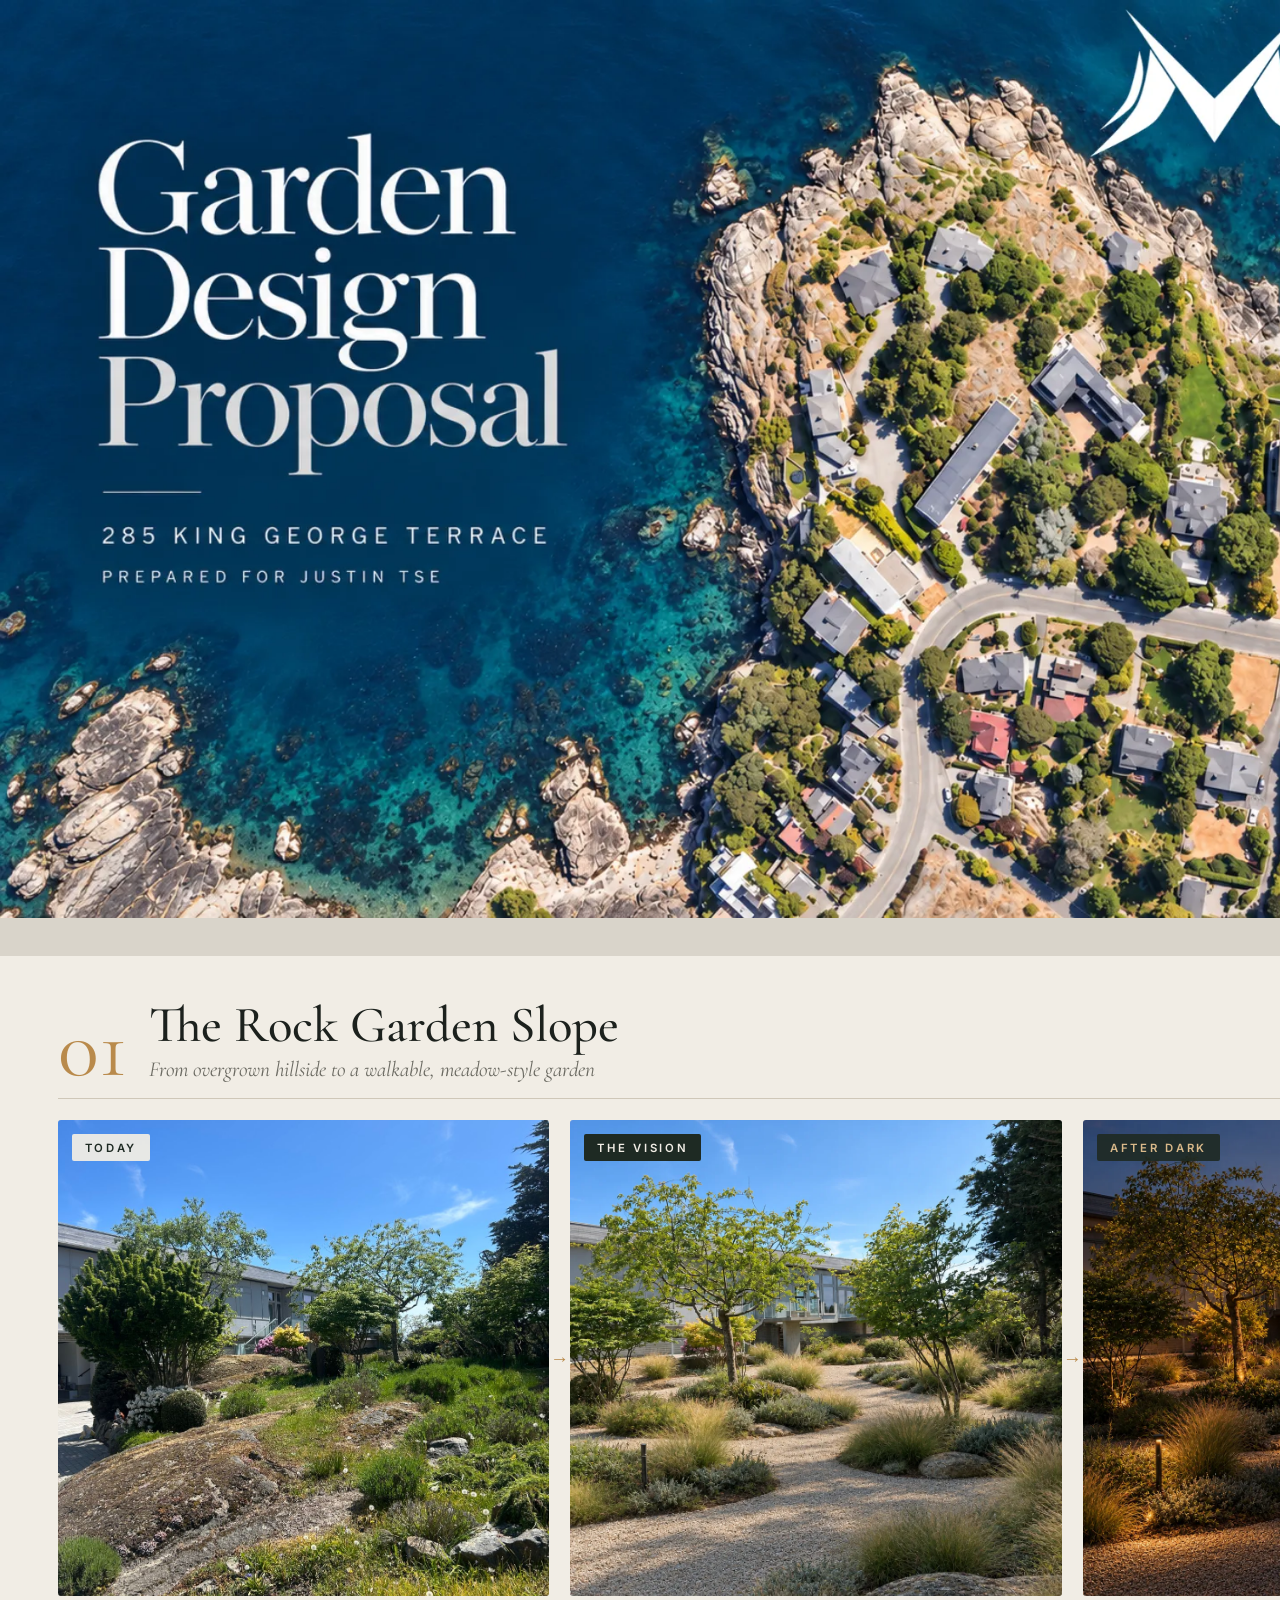
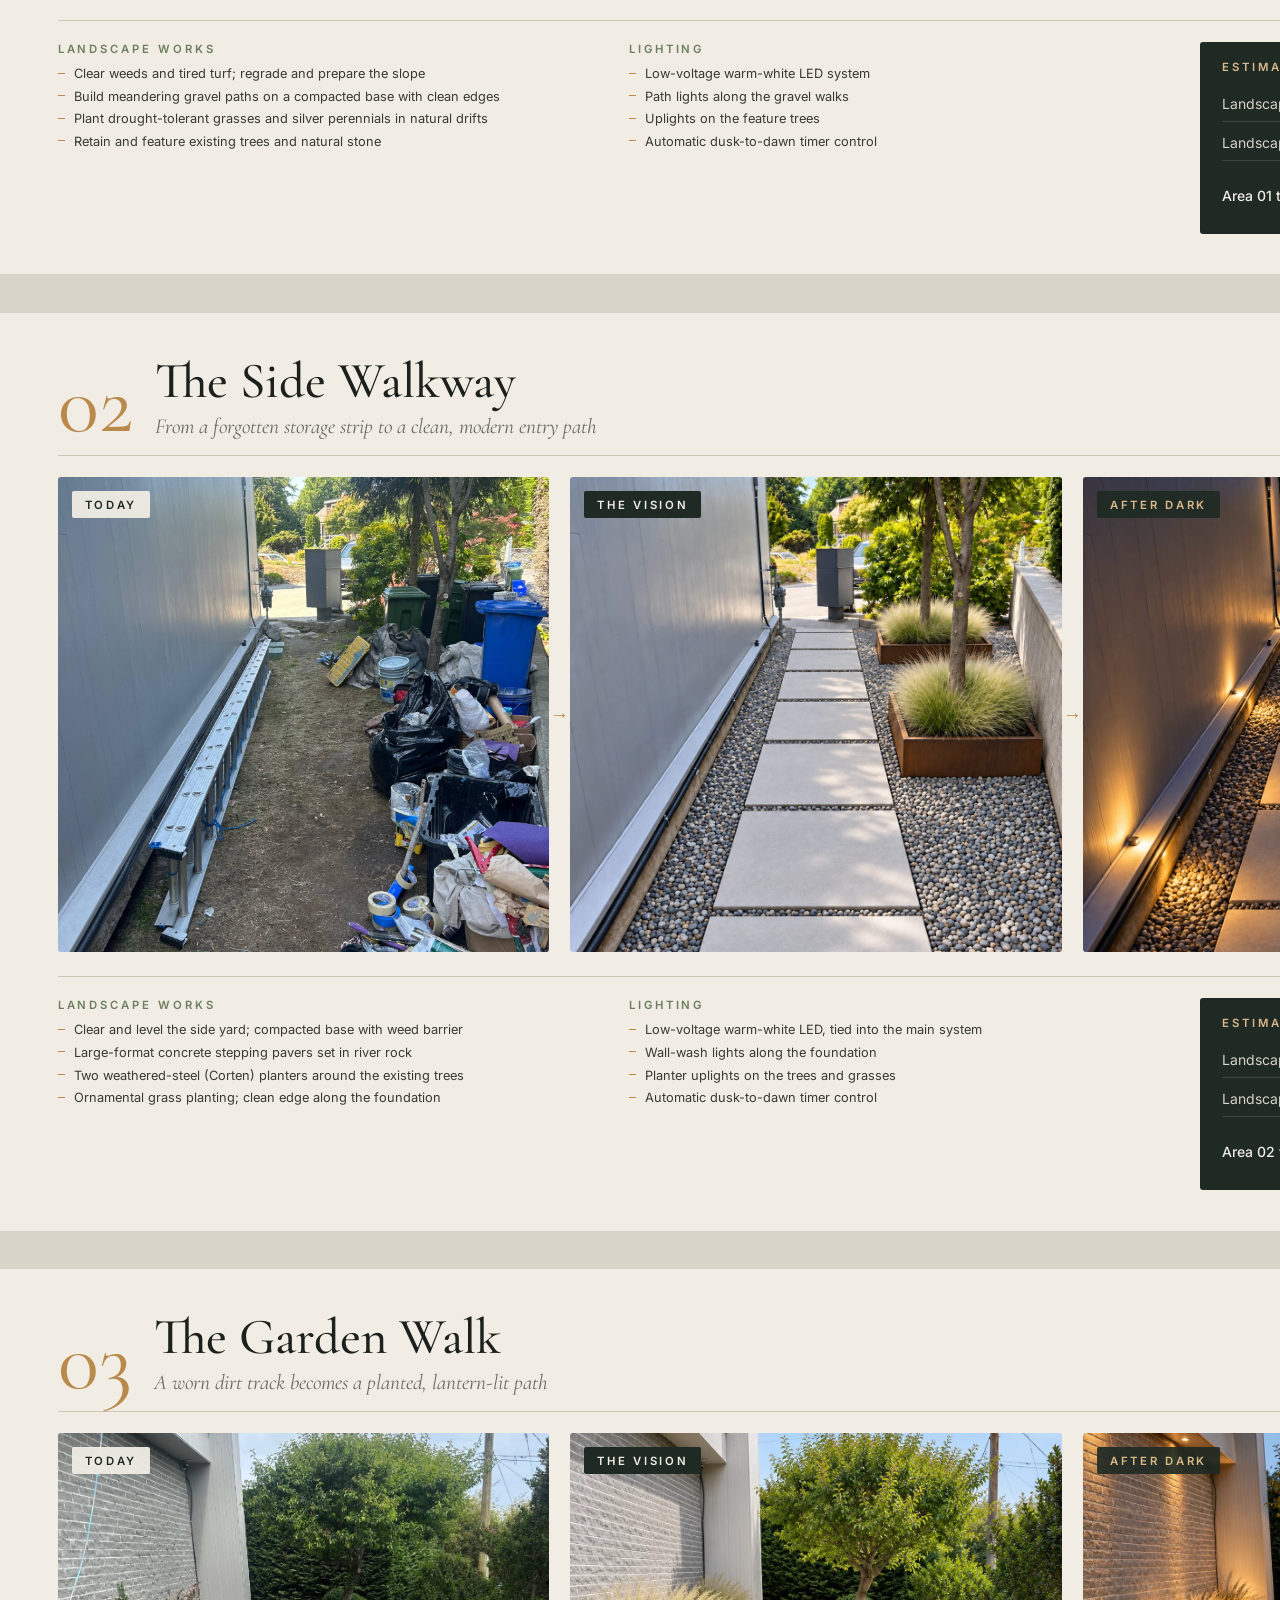
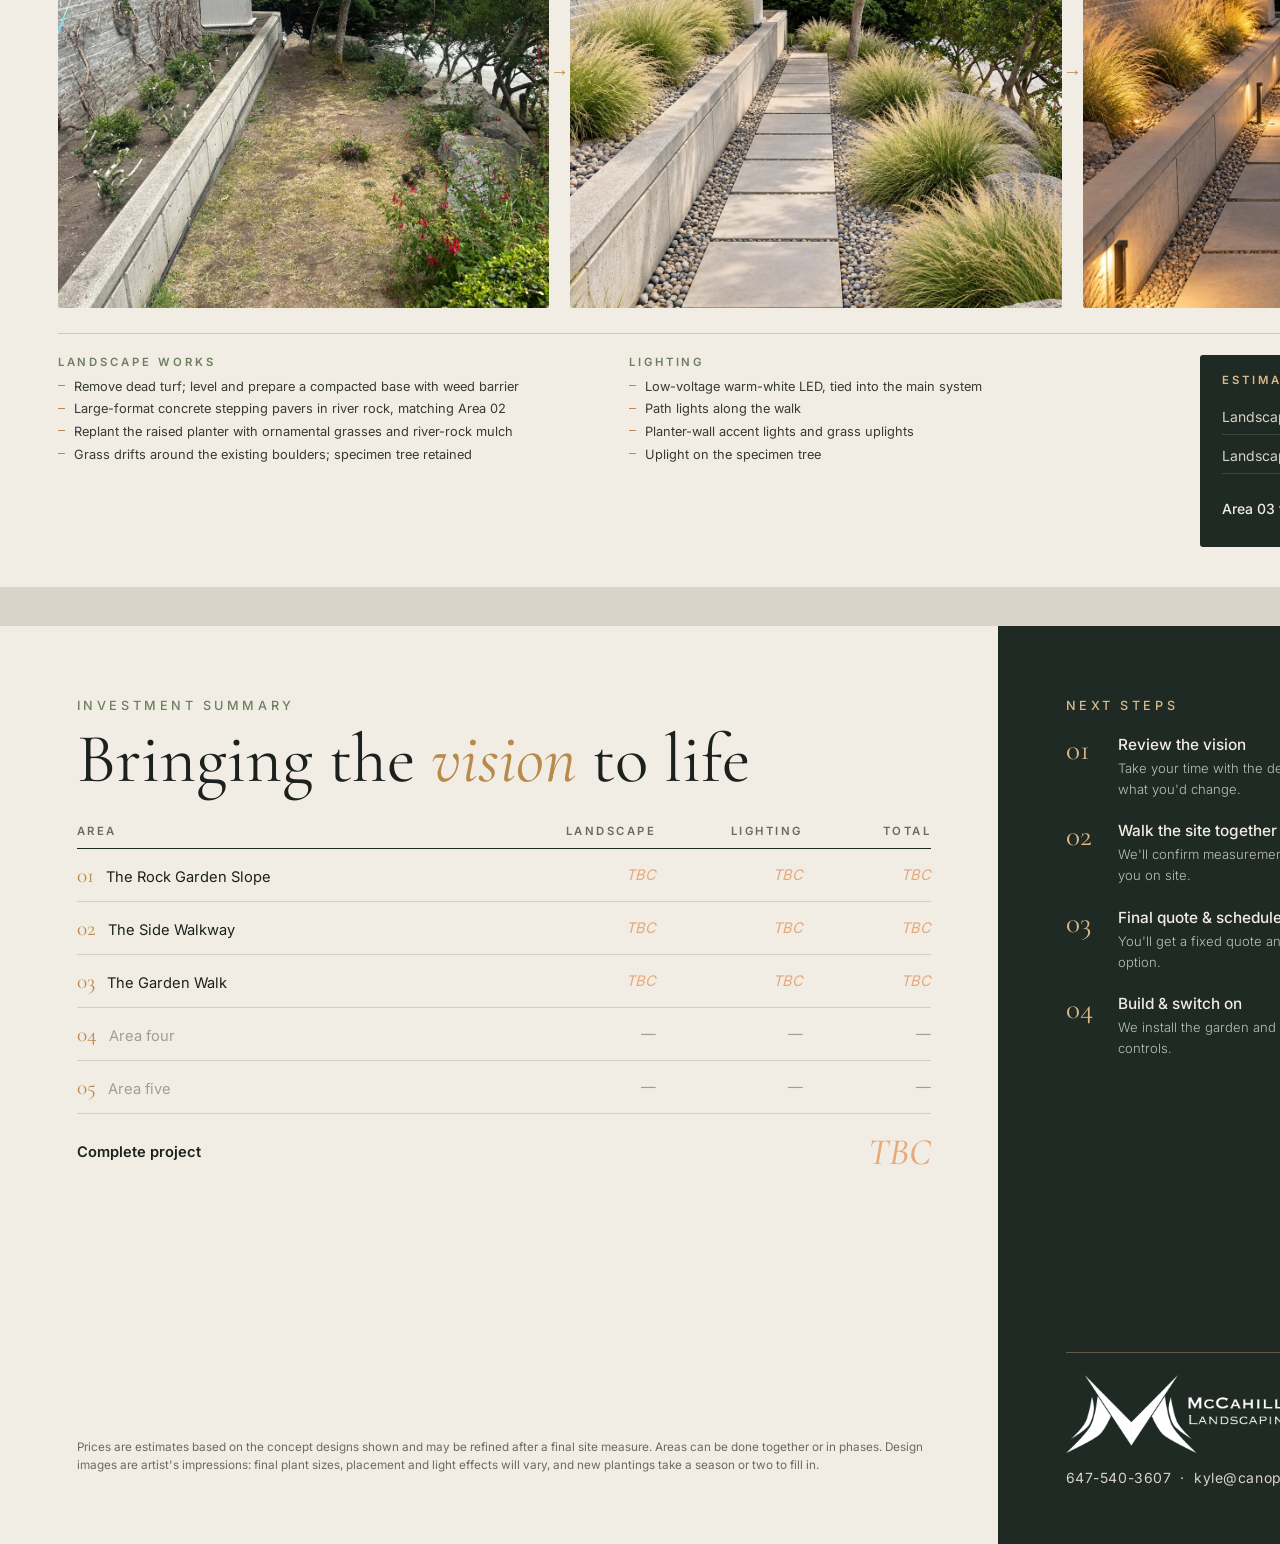
<file: justin-garden-proposal/Justin-Garden-Proposal.html>
<!DOCTYPE html>
<html lang="en">
<head>
<meta charset="utf-8">
<title>Justin Garden Vision</title>
<link rel="stylesheet" href="fonts/fonts.css">
<style>
  :root {
    --forest: #1e2a23;
    --forest-2: #2c3b31;
    --moss: #6d7f5e;
    --stone: #f1ede5;
    --stone-2: #e6dfd2;
    --ink: #1c211d;
    --muted: #6b6a62;
    --brass: #b98a4b;
    --brass-soft: #d9b98a;
  }
  @page { size: 17in 9.5625in; margin: 0; }
  * { box-sizing: border-box; }
  html, body { margin: 0; padding: 0; background: #d9d4ca; }
  body { font-family: "Inter", "Helvetica Neue", Arial, sans-serif; color: var(--ink); -webkit-print-color-adjust: exact; print-color-adjust: exact; }
  .page { width: 17in; height: 9.5625in; margin: 0 auto 0.4in; position: relative; overflow: hidden; background: var(--stone); page-break-after: always; break-after: page; }
  .page:last-child { page-break-after: auto; break-after: auto; margin-bottom: 0; }
  @media print { html, body { background: none; } .page { margin: 0; } }
  .serif { font-family: "Cormorant Garamond", Georgia, serif; }
  .eyebrow { font-size: 9.5pt; letter-spacing: .28em; text-transform: uppercase; font-weight: 500; }

  /* ---------- Cover ---------- */
  .cover { background: #0b3a5c; }
  .cover img { width: 100%; height: 100%; object-fit: cover; display: block; }

  /* ---------- Area poster ---------- */
  .area { padding: 0.45in 0.6in 0.42in; display: flex; flex-direction: column; }
  .area header { display: flex; align-items: flex-end; justify-content: space-between; padding-bottom: 16px; border-bottom: 1px solid #cfc7b8; }
  .area header .num { font-family: "Cormorant Garamond", serif; font-size: 64pt; line-height: .8; color: var(--brass); margin-right: 22px; }
  .area header .titles { display: flex; align-items: flex-end; }
  .area header h2 { font-family: "Cormorant Garamond", serif; font-weight: 500; font-size: 38pt; line-height: 1; margin: 0; }
  .area header .tag { font-family: "Cormorant Garamond", serif; font-style: italic; font-size: 16pt; color: var(--muted); margin-top: 6px; }
  .area header .brandline { text-align: right; font-size: 9pt; letter-spacing: .22em; text-transform: uppercase; color: var(--muted); }
  .logo-ink { display: block; margin-left: auto; margin-bottom: 8px; filter: brightness(0); opacity: .88; }
  .area header .logo-ink { width: 2.1in; }
  .contact .logo { display: block; width: 2.9in; margin-bottom: 16px; }
  .area header .brandline b { display: block; font-family: "Cormorant Garamond", serif; font-size: 15pt; letter-spacing: .05em; text-transform: none; color: var(--forest); font-weight: 500; margin-bottom: 2px; }

  .triptych { display: grid; grid-template-columns: 1fr 1fr 1fr; gap: 0.22in; margin-top: 0.22in; }
  .shot { position: relative; }
  .shot .frame { height: 4.95in; overflow: hidden; border-radius: 3px; position: relative; }
  .shot .frame { background: var(--stone-2); }
  .shot .frame::before { content: "Photo pending"; position: absolute; inset: 0; display: grid; place-items: center; color: #9b9385; font-size: 10pt; letter-spacing: .2em; text-transform: uppercase; }
  .shot img { position: relative; width: 100%; height: 100%; object-fit: cover; display: block; }
  .shot .label { position: absolute; top: 14px; left: 14px; background: rgba(241,237,229,.94); color: var(--forest); padding: 7px 13px 6px; border-radius: 2px; font-size: 8.5pt; letter-spacing: .24em; text-transform: uppercase; font-weight: 600; }
  .shot.night .label { background: rgba(30,42,35,.9); color: var(--brass-soft); }
  .shot.vision .label { background: var(--forest); color: var(--stone); }
  .shot .arrow { position: absolute; top: 50%; left: -0.22in; width: 0.22in; display: grid; place-items: center; transform: translateY(-50%); color: var(--brass); font-size: 14pt; }
  .shot p { font-size: 9.8pt; line-height: 1.55; color: #45473f; margin: 12px 2px 0; }
  .shot p b { color: var(--ink); font-weight: 600; }

  .details { display: grid; grid-template-columns: 1fr 1fr 3.9in; gap: 0.35in; margin-top: auto; padding-top: 0.22in; border-top: 1px solid #cfc7b8; }
  .details h3 { font-size: 8.5pt; letter-spacing: .26em; text-transform: uppercase; font-weight: 600; color: var(--moss); margin: 0 0 9px; }
  .details ul { margin: 0; padding: 0; list-style: none; }
  .details li { font-size: 9.6pt; line-height: 1.45; padding-left: 16px; position: relative; margin-bottom: 4px; color: #383a34; }
  .details li::before { content: ""; position: absolute; left: 0; top: .58em; width: 7px; height: 1px; background: var(--brass); }
  .invest { background: var(--forest); color: var(--stone); border-radius: 3px; padding: 18px 22px; display: flex; flex-direction: column; justify-content: center; }
  .invest h3 { color: var(--brass-soft); }
  .invest .row { display: flex; justify-content: space-between; align-items: baseline; font-size: 10.5pt; padding: 5px 0; border-bottom: 1px solid rgba(241,237,229,.14); color: #d8d3c8; }
  .invest .row b { font-family: "Cormorant Garamond", serif; font-size: 17pt; font-weight: 500; color: var(--stone); }
  .invest .row.total { border-bottom: 0; padding-top: 8px; color: var(--stone); font-weight: 500; }
  .invest .row.total b { font-size: 26pt; color: var(--brass-soft); }
  .tbc { color: #e8a87c !important; font-style: italic; }

  /* ---------- Summary ---------- */
  .summary { display: grid; grid-template-columns: 1fr 6.6in; }
  .summary .left { padding: 0.75in 0.7in 0.6in 0.8in; display: flex; flex-direction: column; }
  .summary .eyebrow { color: var(--moss); }
  .summary h2 { font-family: "Cormorant Garamond", serif; font-weight: 400; font-size: 52pt; line-height: 1; margin: 12px 0 30px; }
  .summary h2 em { color: var(--brass); }
  table.costs { width: 100%; border-collapse: collapse; font-size: 11pt; }
  table.costs th { text-align: left; font-size: 8.5pt; letter-spacing: .22em; text-transform: uppercase; color: var(--muted); font-weight: 600; padding: 0 0 10px; border-bottom: 1.5px solid var(--forest); }
  table.costs th.n, table.costs td.n { text-align: right; }
  table.costs td { padding: 13px 0; border-bottom: 1px solid #d6cfc1; }
  table.costs td .area-num { font-family: "Cormorant Garamond", serif; color: var(--brass); font-size: 16pt; margin-right: 12px; }
  table.costs td.n { font-variant-numeric: tabular-nums; }
  table.costs tr.pending td { color: #a39d91; }
  table.costs tr.total td { border-bottom: 0; border-top: 1.5px solid var(--forest); font-weight: 600; padding-top: 16px; }
  table.costs tr.total td.n { font-family: "Cormorant Garamond", serif; font-size: 28pt; color: var(--forest); font-weight: 500; }
  .fine { font-size: 8.8pt; color: var(--muted); line-height: 1.55; margin-top: auto; }
  .summary .right { background: var(--forest); color: var(--stone); padding: 0.75in 0.7in 0.6in; display: flex; flex-direction: column; }
  .summary .right .eyebrow { color: var(--brass-soft); }
  .steps { list-style: none; padding: 0; margin: 22px 0 0; counter-reset: s; }
  .steps li { counter-increment: s; display: grid; grid-template-columns: 44px 1fr; gap: 8px; margin-bottom: 22px; }
  .steps li::before { content: counter(s, decimal-leading-zero); font-family: "Cormorant Garamond", serif; font-size: 22pt; color: var(--brass-soft); line-height: 1; }
  .steps b { display: block; font-weight: 500; font-size: 11.5pt; margin-bottom: 3px; }
  .steps span { font-size: 9.8pt; color: #bfc0b6; line-height: 1.55; font-weight: 300; }
  .contact { margin-top: auto; border-top: 1px solid rgba(217,185,138,.35); padding-top: 22px; }
  .contact .name { font-family: "Cormorant Garamond", serif; font-size: 24pt; }
  .contact .line { font-size: 10.5pt; color: #d8d3c8; margin-top: 6px; letter-spacing: .04em; }
</style>
</head>
<body>

<!-- ============ COVER ============ -->
<section class="page cover">
  <img src="images/cover.webp" alt="Garden Design Proposal: 285 King George Terrace, prepared for Justin Tse">
</section>

<!-- ============ AREA 01 ============ -->
<section class="page area">
  <header>
    <div class="titles">
      <div class="num">01</div>
      <div>
        <h2>The Rock Garden Slope</h2>
        <div class="tag">From overgrown hillside to a walkable, meadow-style garden</div>
      </div>
    </div>
    <div class="brandline"><img class="logo-ink" src="images/logo.webp" alt="McCahill &amp; Co. Landscaping">Prepared for Justin Tse</div>
  </header>

  <div class="triptych">
    <div class="shot">
      <div class="frame"><img src="images/area1-before.jpg" alt="Current rock garden slope"><div class="label">Today</div></div>
    </div>
    <div class="shot vision">
      <div class="arrow">→</div>
      <div class="frame"><img src="images/area1-after-day.webp" alt="Proposed design in daylight"><div class="label">The Vision</div></div>
    </div>
    <div class="shot night">
      <div class="arrow">→</div>
      <div class="frame"><img src="images/area1-after-night.webp" alt="Proposed design at night with lighting"><div class="label">After Dark</div></div>
    </div>
  </div>

  <div class="details">
    <div>
      <h3>Landscape works</h3>
      <ul>
        <li>Clear weeds and tired turf; regrade and prepare the slope</li>
        <li>Build meandering gravel paths on a compacted base with clean edges</li>
        <li>Plant drought-tolerant grasses and silver perennials in natural drifts</li>
        <li>Retain and feature existing trees and natural stone</li>
      </ul>
    </div>
    <div>
      <h3>Lighting</h3>
      <ul>
        <li>Low-voltage warm-white LED system</li>
        <li>Path lights along the gravel walks</li>
        <li>Uplights on the feature trees</li>
        <li>Automatic dusk-to-dawn timer control</li>
      </ul>
    </div>
    <div class="invest">
      <h3>Estimated investment</h3>
      <div class="row">Landscape installation <b class="tbc">$ TBC</b></div>
      <div class="row">Landscape lighting <b class="tbc">$ TBC</b></div>
      <div class="row total">Area 01 total <b class="tbc">$ TBC</b></div>
    </div>
  </div>
</section>

<!-- ============ AREA 02 ============ -->
<section class="page area">
  <header>
    <div class="titles">
      <div class="num">02</div>
      <div>
        <h2>The Side Walkway</h2>
        <div class="tag">From a forgotten storage strip to a clean, modern entry path</div>
      </div>
    </div>
    <div class="brandline"><img class="logo-ink" src="images/logo.webp" alt="McCahill &amp; Co. Landscaping">Prepared for Justin Tse</div>
  </header>

  <div class="triptych">
    <div class="shot">
      <div class="frame"><img src="images/area2-before.jpg" alt="Current side yard" onerror="this.remove()"><div class="label">Today</div></div>
    </div>
    <div class="shot vision">
      <div class="arrow">→</div>
      <div class="frame"><img src="images/area2-after-day.webp" alt="Proposed walkway in daylight" onerror="this.remove()"><div class="label">The Vision</div></div>
    </div>
    <div class="shot night">
      <div class="arrow">→</div>
      <div class="frame"><img src="images/area2-after-night.webp" alt="Proposed walkway at night" onerror="this.remove()"><div class="label">After Dark</div></div>
    </div>
  </div>

  <div class="details">
    <div>
      <h3>Landscape works</h3>
      <ul>
        <li>Clear and level the side yard; compacted base with weed barrier</li>
        <li>Large-format concrete stepping pavers set in river rock</li>
        <li>Two weathered-steel (Corten) planters around the existing trees</li>
        <li>Ornamental grass planting; clean edge along the foundation</li>
      </ul>
    </div>
    <div>
      <h3>Lighting</h3>
      <ul>
        <li>Low-voltage warm-white LED, tied into the main system</li>
        <li>Wall-wash lights along the foundation</li>
        <li>Planter uplights on the trees and grasses</li>
        <li>Automatic dusk-to-dawn timer control</li>
      </ul>
    </div>
    <div class="invest">
      <h3>Estimated investment</h3>
      <div class="row">Landscape installation <b class="tbc">$ TBC</b></div>
      <div class="row">Landscape lighting <b class="tbc">$ TBC</b></div>
      <div class="row total">Area 02 total <b class="tbc">$ TBC</b></div>
    </div>
  </div>
</section>

<!-- ============ AREA 03 ============ -->
<section class="page area">
  <header>
    <div class="titles">
      <div class="num">03</div>
      <div>
        <h2>The Garden Walk</h2>
        <div class="tag">A worn dirt track becomes a planted, lantern-lit path</div>
      </div>
    </div>
    <div class="brandline"><img class="logo-ink" src="images/logo.webp" alt="McCahill &amp; Co. Landscaping">Prepared for Justin Tse</div>
  </header>

  <div class="triptych">
    <div class="shot">
      <div class="frame"><img src="images/area3-before.jpg" alt="Current garden walk" onerror="this.remove()"><div class="label">Today</div></div>
    </div>
    <div class="shot vision">
      <div class="arrow">→</div>
      <div class="frame"><img src="images/area3-after-day.webp" alt="Proposed garden walk in daylight" onerror="this.remove()"><div class="label">The Vision</div></div>
    </div>
    <div class="shot night">
      <div class="arrow">→</div>
      <div class="frame"><img src="images/area3-after-night.webp" alt="Proposed garden walk at night" onerror="this.remove()"><div class="label">After Dark</div></div>
    </div>
  </div>

  <div class="details">
    <div>
      <h3>Landscape works</h3>
      <ul>
        <li>Remove dead turf; level and prepare a compacted base with weed barrier</li>
        <li>Large-format concrete stepping pavers in river rock, matching Area 02</li>
        <li>Replant the raised planter with ornamental grasses and river-rock mulch</li>
        <li>Grass drifts around the existing boulders; specimen tree retained</li>
      </ul>
    </div>
    <div>
      <h3>Lighting</h3>
      <ul>
        <li>Low-voltage warm-white LED, tied into the main system</li>
        <li>Path lights along the walk</li>
        <li>Planter-wall accent lights and grass uplights</li>
        <li>Uplight on the specimen tree</li>
      </ul>
    </div>
    <div class="invest">
      <h3>Estimated investment</h3>
      <div class="row">Landscape installation <b class="tbc">$ TBC</b></div>
      <div class="row">Landscape lighting <b class="tbc">$ TBC</b></div>
      <div class="row total">Area 03 total <b class="tbc">$ TBC</b></div>
    </div>
  </div>
</section>

<!-- ============ SUMMARY ============ -->
<section class="page summary">
  <div class="left">
    <div class="eyebrow">Investment summary</div>
    <h2>Bringing the <em>vision</em> to life</h2>
    <table class="costs">
      <thead><tr><th>Area</th><th class="n">Landscape</th><th class="n">Lighting</th><th class="n">Total</th></tr></thead>
      <tbody>
        <tr><td><span class="area-num">01</span>The Rock Garden Slope</td><td class="n tbc">TBC</td><td class="n tbc">TBC</td><td class="n tbc">TBC</td></tr>
        <tr><td><span class="area-num">02</span>The Side Walkway</td><td class="n tbc">TBC</td><td class="n tbc">TBC</td><td class="n tbc">TBC</td></tr>
        <tr><td><span class="area-num">03</span>The Garden Walk</td><td class="n tbc">TBC</td><td class="n tbc">TBC</td><td class="n tbc">TBC</td></tr>
        <tr class="pending"><td><span class="area-num">04</span>Area four</td><td class="n">—</td><td class="n">—</td><td class="n">—</td></tr>
        <tr class="pending"><td><span class="area-num">05</span>Area five</td><td class="n">—</td><td class="n">—</td><td class="n">—</td></tr>
        <tr class="total"><td>Complete project</td><td></td><td></td><td class="n tbc">TBC</td></tr>
      </tbody>
    </table>
    <p class="fine">Prices are estimates based on the concept designs shown and may be refined after a final site measure. Areas can be done together or in phases. Design images are artist's impressions: final plant sizes, placement and light effects will vary, and new plantings take a season or two to fill in.</p>
  </div>
  <div class="right">
    <div class="eyebrow">Next steps</div>
    <ol class="steps">
      <li><div><b>Review the vision</b><span>Take your time with the designs and let us know what you love and what you'd change.</span></div></li>
      <li><div><b>Walk the site together</b><span>We'll confirm measurements, plant choices and light placement with you on site.</span></div></li>
      <li><div><b>Final quote &amp; schedule</b><span>You'll get a fixed quote and a start date. Phasing the work is always an option.</span></div></li>
      <li><div><b>Build &amp; switch on</b><span>We install the garden and lighting, then walk you through care and controls.</span></div></li>
    </ol>
    <div class="contact">
      <img class="logo" src="images/logo.webp" alt="McCahill &amp; Co. Landscaping">
      <div class="line">647-540-3607 &nbsp;·&nbsp; kyle@canopyco.ca</div>
    </div>
  </div>
</section>

</body>
</html>
</file>
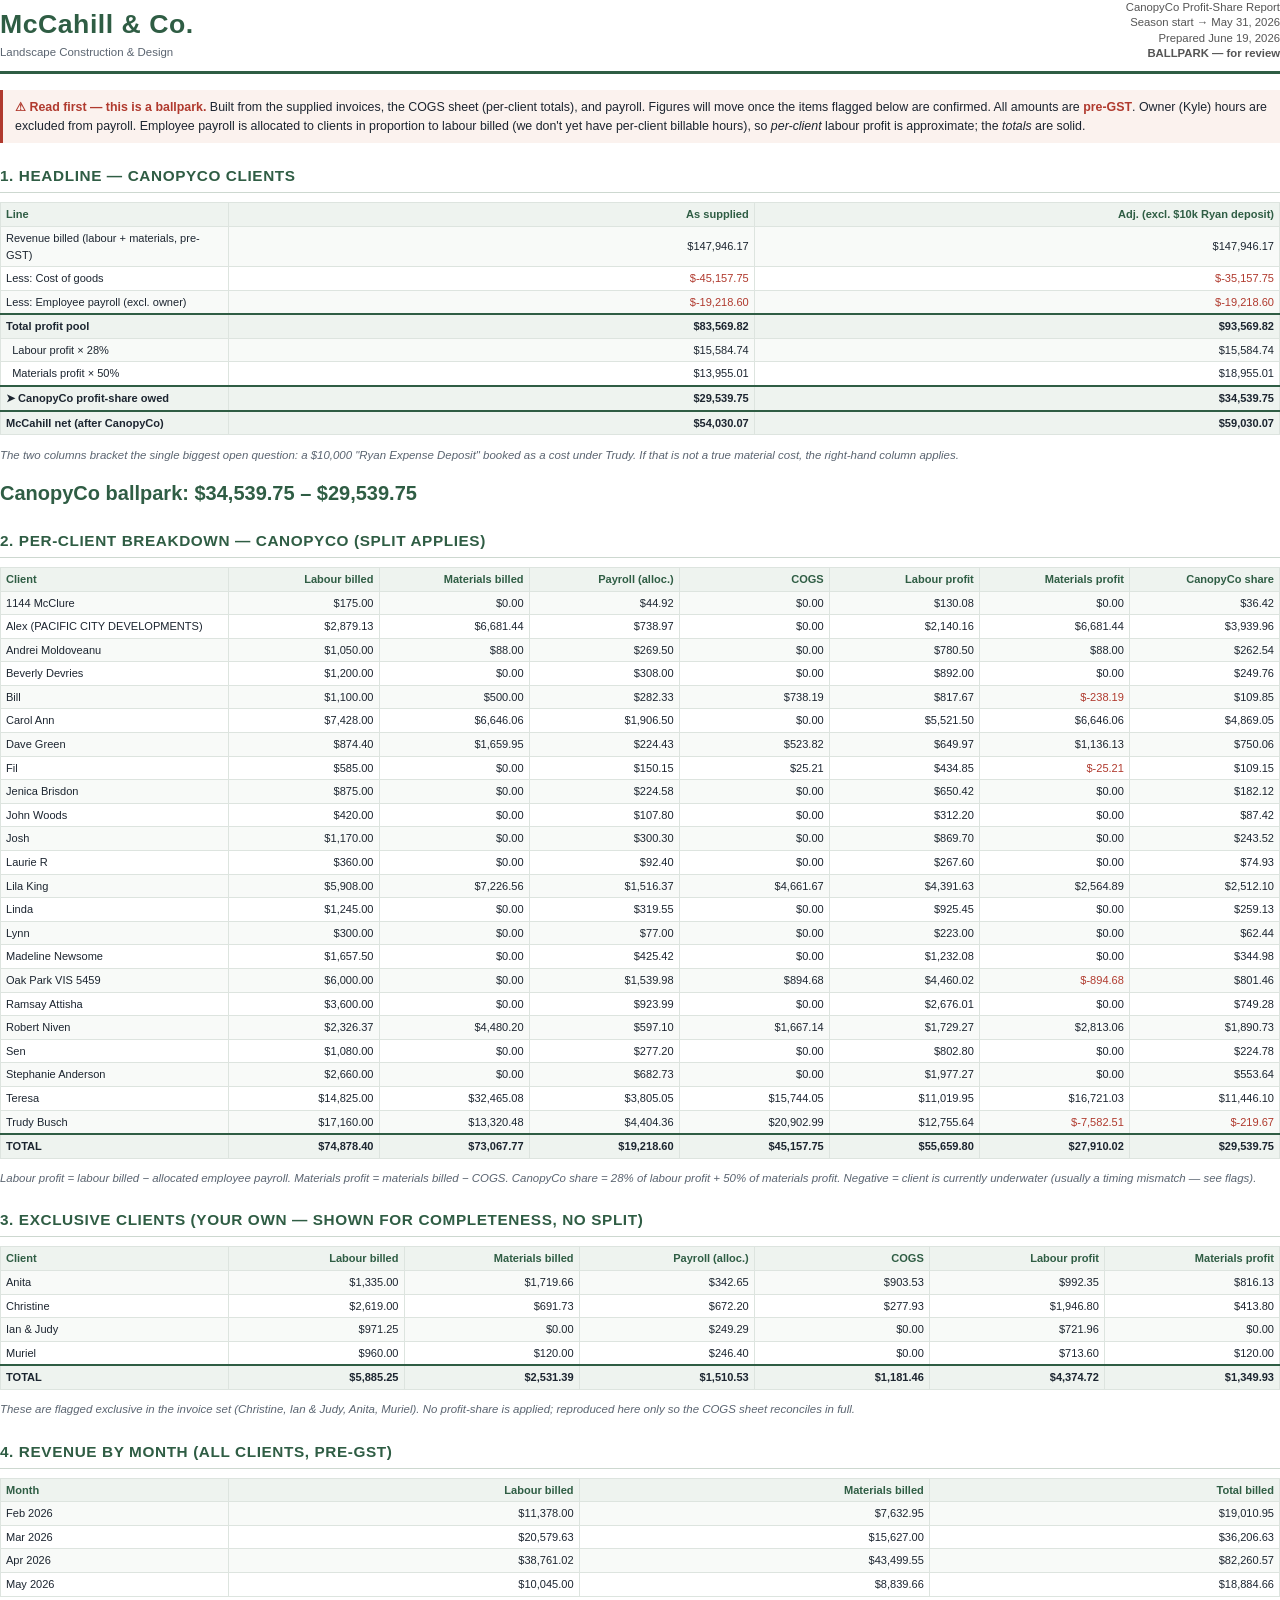
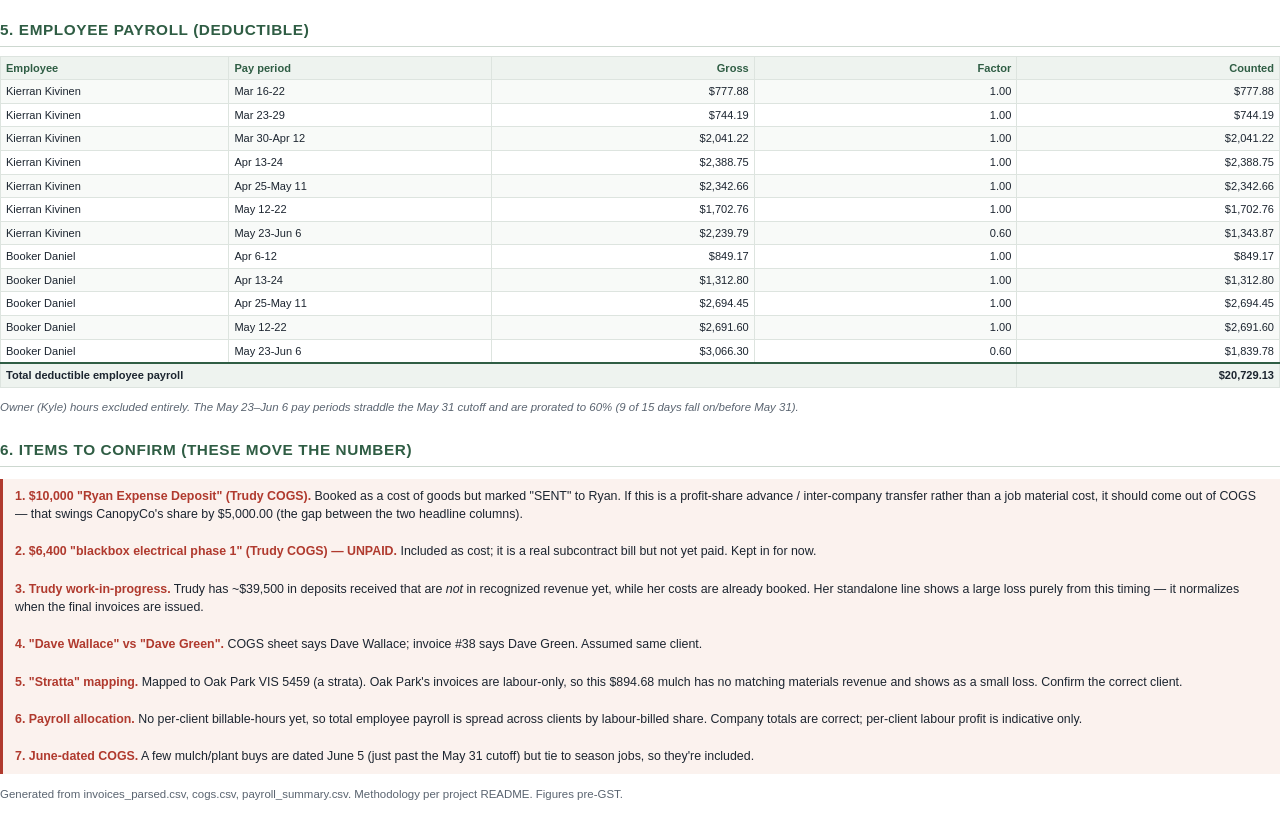
<file: profit-share-report/CanopyCo-ProfitShare-Ballpark.html>
<!DOCTYPE html><html><head><meta charset="utf-8">
<title>McCahill &amp; Co. — CanopyCo Profit-Share (Ballpark)</title>
<style>
@page { size: Letter; margin: 20mm 16mm 18mm 16mm; }
body { font-family:"Helvetica Neue",Helvetica,Arial,sans-serif; color:#1c2530;
       font-size:10.5pt; line-height:1.5; margin:0; }
.letterhead { display:flex; justify-content:space-between; align-items:flex-end;
       border-bottom:3px solid #2f5d44; padding-bottom:10px; margin-bottom:16px; }
.letterhead .name { font-size:20pt; font-weight:700; color:#2f5d44; letter-spacing:.5px; }
.letterhead .meta { text-align:right; font-size:8.5pt; color:#555; line-height:1.35; }
.small { font-size:8.6pt; color:#5a6470; }
h2 { font-size:11.5pt; color:#2f5d44; border-bottom:1px solid #cdd8d0;
     padding-bottom:4px; margin:22px 0 9px; text-transform:uppercase; letter-spacing:.6px; }
h3 { font-size:10.5pt; margin:14px 0 4px; color:#2f5d44; }
table { width:100%; border-collapse:collapse; margin:8px 0 4px; font-size:8.3pt; table-layout:fixed; }
th,td { padding:3px 5px; border:1px solid #dde4df; overflow-wrap:break-word; }
th:first-child,td:first-child { width:17%; }
th { background:#eef3ef; color:#2f5d44; font-weight:700; text-align:left; }
tr:nth-child(even) td { background:#f8faf8; }
td.num,th.num { text-align:right; white-space:nowrap; font-variant-numeric:tabular-nums; }
.tot td { font-weight:700; background:#eef3ef !important; border-top:2px solid #2f5d44; }
.callout { background:#f1f6f2; border-left:3px solid #2f5d44; padding:8px 12px; margin:12px 0; font-size:9.3pt; }
.warn { background:#fbf2ee; border-left:3px solid #b03a2e; padding:8px 12px; margin:12px 0; font-size:9.3pt; }
.warn b { color:#b03a2e; }
.note { font-size:8.6pt; color:#5a6470; font-style:italic; }
.big { font-size:15pt; font-weight:700; color:#2f5d44; }
.neg { color:#b03a2e; }
</style></head><body>
<div class="letterhead">
  <div><div class="name">McCahill &amp; Co.</div>
  <div class="small">Landscape Construction &amp; Design</div></div>
  <div class="meta">CanopyCo Profit-Share Report<br>Season start &rarr; May 31, 2026<br>
  Prepared June 19, 2026<br><b>BALLPARK — for review</b></div>
</div>

<div class="warn"><b>&#9888; Read first — this is a ballpark.</b> Built from the supplied
invoices, the COGS sheet (per-client totals), and payroll. Figures will move once the items
flagged below are confirmed. All amounts are <b>pre-GST</b>. Owner (Kyle) hours are excluded
from payroll. Employee payroll is allocated to clients in proportion to labour billed (we don't
yet have per-client billable hours), so <i>per-client</i> labour profit is approximate; the
<i>totals</i> are solid.</div>

<h2>1. Headline — CanopyCo clients</h2>
<table>
<tr><th>Line</th><th class="num">As supplied</th><th class="num">Adj. (excl. $10k Ryan deposit)</th></tr>
<tr><td>Revenue billed (labour + materials, pre-GST)</td><td class="num">$147,946.17</td><td class="num">$147,946.17</td></tr>
<tr><td>Less: Cost of goods</td><td class="num neg">$-45,157.75</td><td class="num neg">$-35,157.75</td></tr>
<tr><td>Less: Employee payroll (excl. owner)</td><td class="num neg">$-19,218.60</td><td class="num neg">$-19,218.60</td></tr>
<tr class="tot"><td>Total profit pool</td><td class="num">$83,569.82</td><td class="num">$93,569.82</td></tr>
<tr><td>&nbsp;&nbsp;Labour profit &times; 28%</td><td class="num">$15,584.74</td><td class="num">$15,584.74</td></tr>
<tr><td>&nbsp;&nbsp;Materials profit &times; 50%</td><td class="num">$13,955.01</td><td class="num">$18,955.01</td></tr>
<tr class="tot"><td>&#10148; CanopyCo profit-share owed</td><td class="num">$29,539.75</td><td class="num">$34,539.75</td></tr>
<tr class="tot"><td>McCahill net (after CanopyCo)</td><td class="num">$54,030.07</td><td class="num">$59,030.07</td></tr>
</table>
<p class="note">The two columns bracket the single biggest open question: a $10,000
"Ryan Expense Deposit" booked as a cost under Trudy. If that is not a true material cost,
the right-hand column applies.</p>
<p><span class="big">CanopyCo ballpark: $34,539.75 &ndash; $29,539.75</span></p>

<h2>2. Per-client breakdown — CanopyCo (split applies)</h2>
<table><tr><th>Client</th><th class="num">Labour billed</th><th class="num">Materials billed</th><th class="num">Payroll (alloc.)</th><th class="num">COGS</th><th class="num">Labour profit</th><th class="num">Materials profit</th><th class="num">CanopyCo share</th></tr><tr><td>1144 McClure</td><td class="num">$175.00</td><td class="num">$0.00</td><td class="num">$44.92</td><td class="num">$0.00</td><td class="num">$130.08</td><td class="num">$0.00</td><td class="num">$36.42</td></tr><tr><td>Alex (PACIFIC CITY DEVELOPMENTS)</td><td class="num">$2,879.13</td><td class="num">$6,681.44</td><td class="num">$738.97</td><td class="num">$0.00</td><td class="num">$2,140.16</td><td class="num">$6,681.44</td><td class="num">$3,939.96</td></tr><tr><td>Andrei Moldoveanu</td><td class="num">$1,050.00</td><td class="num">$88.00</td><td class="num">$269.50</td><td class="num">$0.00</td><td class="num">$780.50</td><td class="num">$88.00</td><td class="num">$262.54</td></tr><tr><td>Beverly Devries</td><td class="num">$1,200.00</td><td class="num">$0.00</td><td class="num">$308.00</td><td class="num">$0.00</td><td class="num">$892.00</td><td class="num">$0.00</td><td class="num">$249.76</td></tr><tr><td>Bill</td><td class="num">$1,100.00</td><td class="num">$500.00</td><td class="num">$282.33</td><td class="num">$738.19</td><td class="num">$817.67</td><td class="num neg">$-238.19</td><td class="num">$109.85</td></tr><tr><td>Carol Ann</td><td class="num">$7,428.00</td><td class="num">$6,646.06</td><td class="num">$1,906.50</td><td class="num">$0.00</td><td class="num">$5,521.50</td><td class="num">$6,646.06</td><td class="num">$4,869.05</td></tr><tr><td>Dave Green</td><td class="num">$874.40</td><td class="num">$1,659.95</td><td class="num">$224.43</td><td class="num">$523.82</td><td class="num">$649.97</td><td class="num">$1,136.13</td><td class="num">$750.06</td></tr><tr><td>Fil</td><td class="num">$585.00</td><td class="num">$0.00</td><td class="num">$150.15</td><td class="num">$25.21</td><td class="num">$434.85</td><td class="num neg">$-25.21</td><td class="num">$109.15</td></tr><tr><td>Jenica Brisdon</td><td class="num">$875.00</td><td class="num">$0.00</td><td class="num">$224.58</td><td class="num">$0.00</td><td class="num">$650.42</td><td class="num">$0.00</td><td class="num">$182.12</td></tr><tr><td>John Woods</td><td class="num">$420.00</td><td class="num">$0.00</td><td class="num">$107.80</td><td class="num">$0.00</td><td class="num">$312.20</td><td class="num">$0.00</td><td class="num">$87.42</td></tr><tr><td>Josh</td><td class="num">$1,170.00</td><td class="num">$0.00</td><td class="num">$300.30</td><td class="num">$0.00</td><td class="num">$869.70</td><td class="num">$0.00</td><td class="num">$243.52</td></tr><tr><td>Laurie R</td><td class="num">$360.00</td><td class="num">$0.00</td><td class="num">$92.40</td><td class="num">$0.00</td><td class="num">$267.60</td><td class="num">$0.00</td><td class="num">$74.93</td></tr><tr><td>Lila King</td><td class="num">$5,908.00</td><td class="num">$7,226.56</td><td class="num">$1,516.37</td><td class="num">$4,661.67</td><td class="num">$4,391.63</td><td class="num">$2,564.89</td><td class="num">$2,512.10</td></tr><tr><td>Linda</td><td class="num">$1,245.00</td><td class="num">$0.00</td><td class="num">$319.55</td><td class="num">$0.00</td><td class="num">$925.45</td><td class="num">$0.00</td><td class="num">$259.13</td></tr><tr><td>Lynn</td><td class="num">$300.00</td><td class="num">$0.00</td><td class="num">$77.00</td><td class="num">$0.00</td><td class="num">$223.00</td><td class="num">$0.00</td><td class="num">$62.44</td></tr><tr><td>Madeline Newsome</td><td class="num">$1,657.50</td><td class="num">$0.00</td><td class="num">$425.42</td><td class="num">$0.00</td><td class="num">$1,232.08</td><td class="num">$0.00</td><td class="num">$344.98</td></tr><tr><td>Oak Park VIS 5459</td><td class="num">$6,000.00</td><td class="num">$0.00</td><td class="num">$1,539.98</td><td class="num">$894.68</td><td class="num">$4,460.02</td><td class="num neg">$-894.68</td><td class="num">$801.46</td></tr><tr><td>Ramsay Attisha</td><td class="num">$3,600.00</td><td class="num">$0.00</td><td class="num">$923.99</td><td class="num">$0.00</td><td class="num">$2,676.01</td><td class="num">$0.00</td><td class="num">$749.28</td></tr><tr><td>Robert Niven</td><td class="num">$2,326.37</td><td class="num">$4,480.20</td><td class="num">$597.10</td><td class="num">$1,667.14</td><td class="num">$1,729.27</td><td class="num">$2,813.06</td><td class="num">$1,890.73</td></tr><tr><td>Sen</td><td class="num">$1,080.00</td><td class="num">$0.00</td><td class="num">$277.20</td><td class="num">$0.00</td><td class="num">$802.80</td><td class="num">$0.00</td><td class="num">$224.78</td></tr><tr><td>Stephanie Anderson</td><td class="num">$2,660.00</td><td class="num">$0.00</td><td class="num">$682.73</td><td class="num">$0.00</td><td class="num">$1,977.27</td><td class="num">$0.00</td><td class="num">$553.64</td></tr><tr><td>Teresa</td><td class="num">$14,825.00</td><td class="num">$32,465.08</td><td class="num">$3,805.05</td><td class="num">$15,744.05</td><td class="num">$11,019.95</td><td class="num">$16,721.03</td><td class="num">$11,446.10</td></tr><tr><td>Trudy Busch</td><td class="num">$17,160.00</td><td class="num">$13,320.48</td><td class="num">$4,404.36</td><td class="num">$20,902.99</td><td class="num">$12,755.64</td><td class="num neg">$-7,582.51</td><td class="num neg">$-219.67</td></tr><tr class="tot"><td>TOTAL</td><td class="num">$74,878.40</td><td class="num">$73,067.77</td><td class="num">$19,218.60</td><td class="num">$45,157.75</td><td class="num">$55,659.80</td><td class="num">$27,910.02</td><td class="num">$29,539.75</td></tr></table>
<p class="note">Labour profit = labour billed &minus; allocated employee payroll. Materials profit =
materials billed &minus; COGS. CanopyCo share = 28% of labour profit + 50% of materials profit.
Negative = client is currently underwater (usually a timing mismatch — see flags).</p>

<h2>3. Exclusive clients (your own — shown for completeness, NO split)</h2>
<table><tr><th>Client</th><th class="num">Labour billed</th><th class="num">Materials billed</th><th class="num">Payroll (alloc.)</th><th class="num">COGS</th><th class="num">Labour profit</th><th class="num">Materials profit</th></tr><tr><td>Anita</td><td class="num">$1,335.00</td><td class="num">$1,719.66</td><td class="num">$342.65</td><td class="num">$903.53</td><td class="num">$992.35</td><td class="num">$816.13</td></tr><tr><td>Christine</td><td class="num">$2,619.00</td><td class="num">$691.73</td><td class="num">$672.20</td><td class="num">$277.93</td><td class="num">$1,946.80</td><td class="num">$413.80</td></tr><tr><td>Ian &amp; Judy</td><td class="num">$971.25</td><td class="num">$0.00</td><td class="num">$249.29</td><td class="num">$0.00</td><td class="num">$721.96</td><td class="num">$0.00</td></tr><tr><td>Muriel</td><td class="num">$960.00</td><td class="num">$120.00</td><td class="num">$246.40</td><td class="num">$0.00</td><td class="num">$713.60</td><td class="num">$120.00</td></tr><tr class="tot"><td>TOTAL</td><td class="num">$5,885.25</td><td class="num">$2,531.39</td><td class="num">$1,510.53</td><td class="num">$1,181.46</td><td class="num">$4,374.72</td><td class="num">$1,349.93</td></tr></table>
<p class="note">These are flagged exclusive in the invoice set (Christine, Ian &amp; Judy, Anita,
Muriel). No profit-share is applied; reproduced here only so the COGS sheet reconciles in full.</p>

<h2>4. Revenue by month (all clients, pre-GST)</h2>
<table><tr><th>Month</th><th class="num">Labour billed</th><th class="num">Materials billed</th><th class="num">Total billed</th></tr><tr><td>Feb 2026</td><td class="num">$11,378.00</td><td class="num">$7,632.95</td><td class="num">$19,010.95</td></tr><tr><td>Mar 2026</td><td class="num">$20,579.63</td><td class="num">$15,627.00</td><td class="num">$36,206.63</td></tr><tr><td>Apr 2026</td><td class="num">$38,761.02</td><td class="num">$43,499.55</td><td class="num">$82,260.57</td></tr><tr><td>May 2026</td><td class="num">$10,045.00</td><td class="num">$8,839.66</td><td class="num">$18,884.66</td></tr></table>

<h2>5. Employee payroll (deductible)</h2>
<table><tr><th>Employee</th><th>Pay period</th><th class="num">Gross</th><th class="num">Factor</th><th class="num">Counted</th></tr><tr><td>Kierran Kivinen</td><td>Mar 16-22</td><td class="num">$777.88</td><td class="num">1.00</td><td class="num">$777.88</td></tr><tr><td>Kierran Kivinen</td><td>Mar 23-29</td><td class="num">$744.19</td><td class="num">1.00</td><td class="num">$744.19</td></tr><tr><td>Kierran Kivinen</td><td>Mar 30-Apr 12</td><td class="num">$2,041.22</td><td class="num">1.00</td><td class="num">$2,041.22</td></tr><tr><td>Kierran Kivinen</td><td>Apr 13-24</td><td class="num">$2,388.75</td><td class="num">1.00</td><td class="num">$2,388.75</td></tr><tr><td>Kierran Kivinen</td><td>Apr 25-May 11</td><td class="num">$2,342.66</td><td class="num">1.00</td><td class="num">$2,342.66</td></tr><tr><td>Kierran Kivinen</td><td>May 12-22</td><td class="num">$1,702.76</td><td class="num">1.00</td><td class="num">$1,702.76</td></tr><tr><td>Kierran Kivinen</td><td>May 23-Jun 6</td><td class="num">$2,239.79</td><td class="num">0.60</td><td class="num">$1,343.87</td></tr><tr><td>Booker Daniel</td><td>Apr 6-12</td><td class="num">$849.17</td><td class="num">1.00</td><td class="num">$849.17</td></tr><tr><td>Booker Daniel</td><td>Apr 13-24</td><td class="num">$1,312.80</td><td class="num">1.00</td><td class="num">$1,312.80</td></tr><tr><td>Booker Daniel</td><td>Apr 25-May 11</td><td class="num">$2,694.45</td><td class="num">1.00</td><td class="num">$2,694.45</td></tr><tr><td>Booker Daniel</td><td>May 12-22</td><td class="num">$2,691.60</td><td class="num">1.00</td><td class="num">$2,691.60</td></tr><tr><td>Booker Daniel</td><td>May 23-Jun 6</td><td class="num">$3,066.30</td><td class="num">0.60</td><td class="num">$1,839.78</td></tr><tr class="tot"><td colspan="4">Total deductible employee payroll</td><td class="num">$20,729.13</td></tr></table>
<p class="note">Owner (Kyle) hours excluded entirely. The May 23&ndash;Jun 6 pay periods straddle
the May 31 cutoff and are prorated to 60% (9 of 15 days fall on/before May 31).</p>

<h2>6. Items to confirm (these move the number)</h2>
<div class="warn">
<b>1. $10,000 "Ryan Expense Deposit" (Trudy COGS).</b> Booked as a cost of goods but marked
"SENT" to Ryan. If this is a profit-share advance / inter-company transfer rather than a job
material cost, it should come out of COGS — that swings CanopyCo's share by
$5,000.00 (the gap between the two headline columns).<br><br>
<b>2. $6,400 "blackbox electrical phase 1" (Trudy COGS) — UNPAID.</b> Included as cost; it is a
real subcontract bill but not yet paid. Kept in for now.<br><br>
<b>3. Trudy work-in-progress.</b> Trudy has ~$39,500 in deposits received that are <i>not</i> in
recognized revenue yet, while her costs are already booked. Her standalone line shows a large loss
purely from this timing — it normalizes when the final invoices are issued.<br><br>
<b>4. "Dave Wallace" vs "Dave Green".</b> COGS sheet says Dave Wallace; invoice #38 says Dave Green.
Assumed same client.<br><br>
<b>5. "Stratta" mapping.</b> Mapped to Oak Park VIS 5459 (a strata). Oak Park's invoices are
labour-only, so this $894.68 mulch has no matching materials revenue and shows as a small loss.
Confirm the correct client.<br><br>
<b>6. Payroll allocation.</b> No per-client billable-hours yet, so total employee payroll is spread
across clients by labour-billed share. Company totals are correct; per-client labour profit is
indicative only.<br><br>
<b>7. June-dated COGS.</b> A few mulch/plant buys are dated June 5 (just past the May 31 cutoff) but
tie to season jobs, so they're included.
</div>

<p class="small">Generated from invoices_parsed.csv, cogs.csv, payroll_summary.csv. Methodology per
project README. Figures pre-GST.</p>
</body></html>
</file>
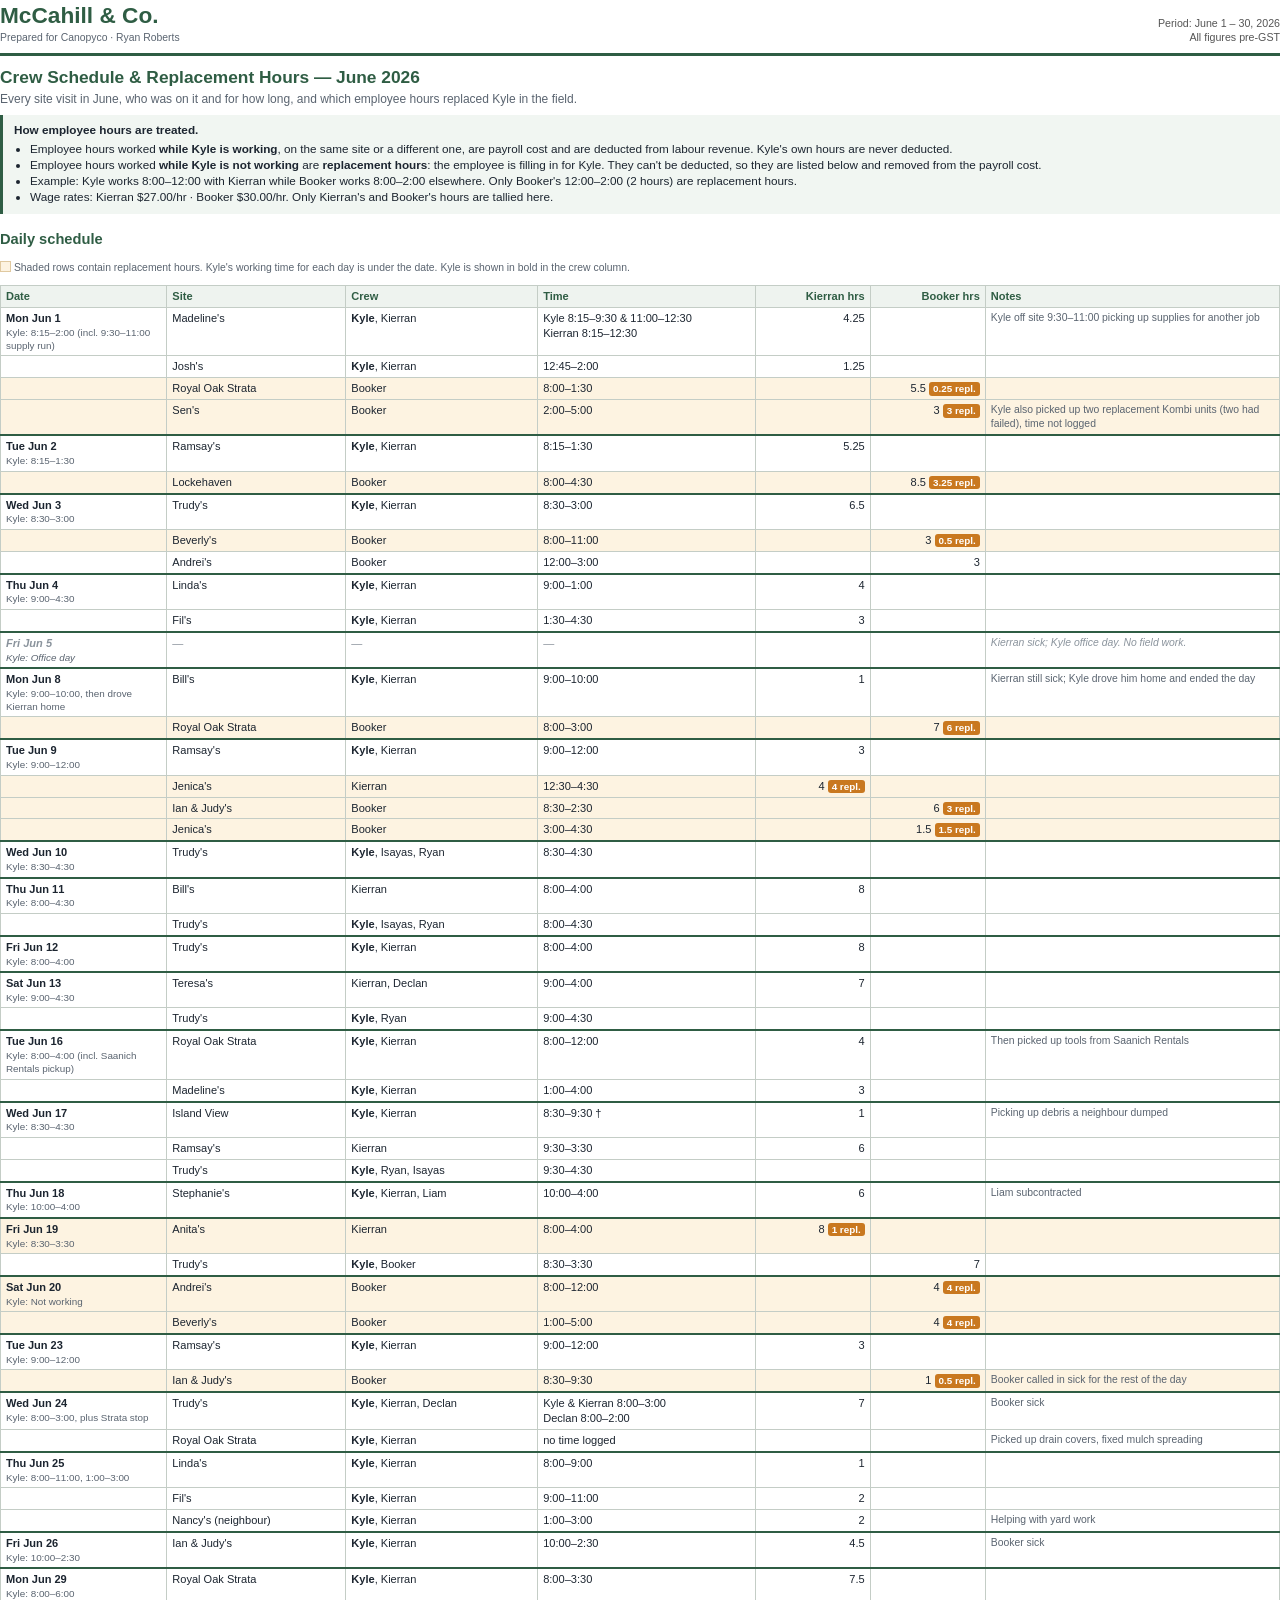
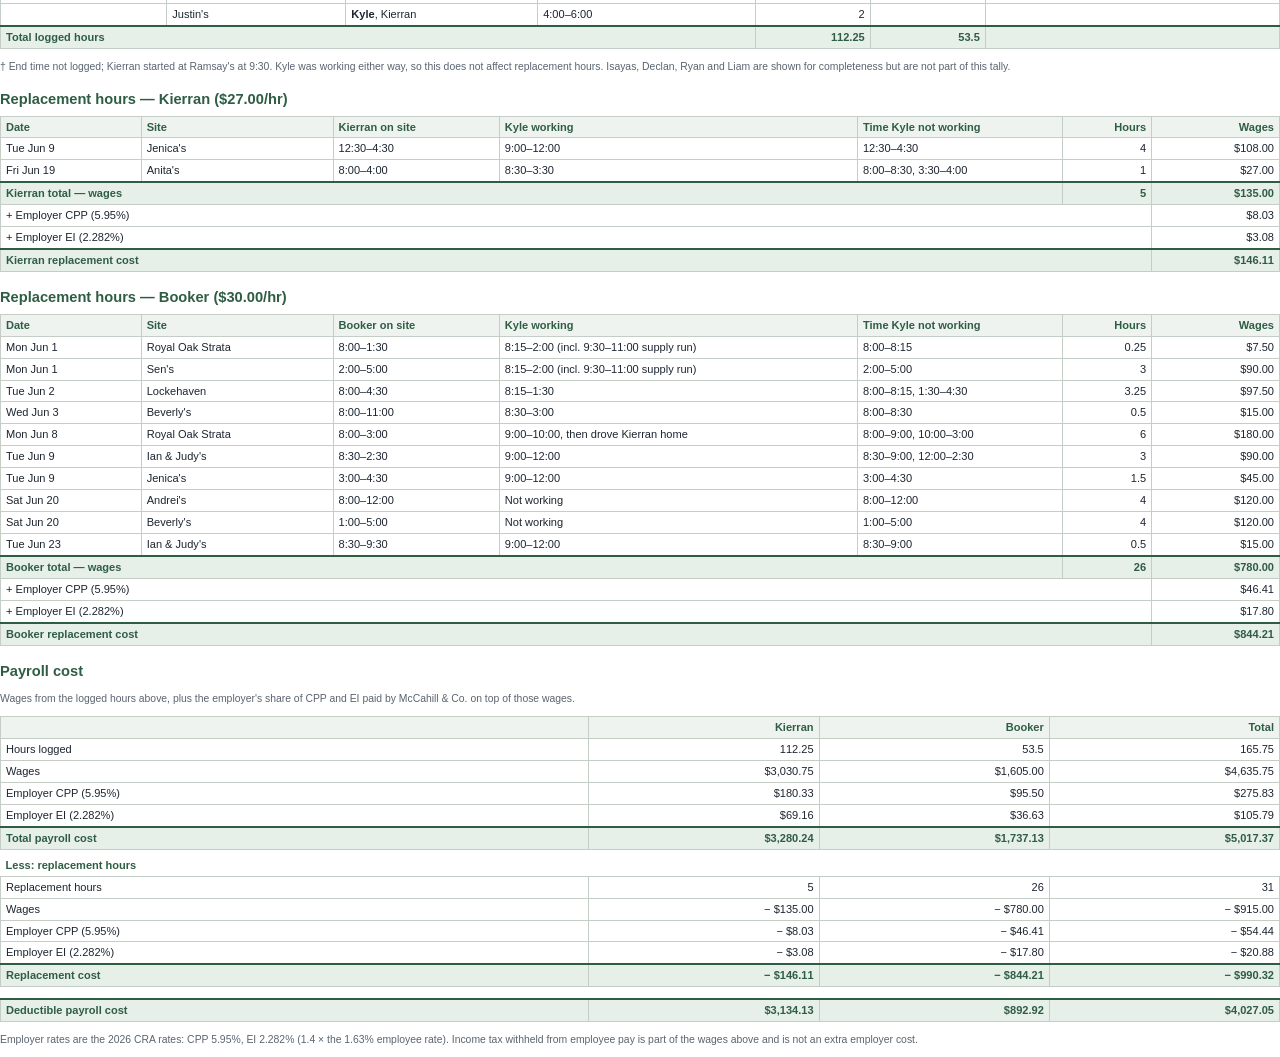
<file: canopyco-profit-reports/2026-06/Crew-Schedule-June-2026.html>
<!DOCTYPE html>
<html lang="en">
<head>
<meta charset="utf-8">
<title>Crew Schedule &amp; Replacement Hours — June 2026</title>
<style>
  @page { size: Letter; margin: 14mm 13mm; }
  * { box-sizing: border-box; }
  body { font-family: "Helvetica Neue", Helvetica, Arial, sans-serif; color:#1c2530; font-size:9pt; line-height:1.35; margin:0; }
  .head { border-bottom:3px solid #2f5d44; padding-bottom:8px; margin-bottom:6px; display:flex; justify-content:space-between; align-items:flex-end; }
  .head .name { font-size:17pt; font-weight:700; color:#2f5d44; }
  .head .meta { text-align:right; font-size:8pt; color:#555; }
  h1 { font-size:13pt; color:#2f5d44; margin:10px 0 2px; }
  h2 { font-size:11pt; color:#2f5d44; margin:16px 0 4px; }
  .sub { color:#5a6470; font-size:9pt; margin:0 0 8px; }
  table { width:100%; border-collapse:collapse; margin:6px 0; font-size:8.3pt; }
  th,td { border:1px solid #c4cdc6; padding:3px 5px; text-align:left; vertical-align:top; }
  th { background:#eef3ef; color:#2f5d44; font-weight:700; }
  td.num,th.num { text-align:right; white-space:nowrap; font-variant-numeric:tabular-nums; }
  td.d { font-weight:700; }
  .kw { font-weight:400; color:#5a6470; font-size:7.4pt; }
  td.note { color:#5a6470; font-size:7.8pt; }
  tr.newday td { border-top:2px solid #2f5d44; }
  tr.rep td { background:#fdf3e1; }
  tr.off td { color:#8a939c; font-style:italic; }
  .tag { display:inline-block; background:#c9781f; color:#fff; border-radius:3px; padding:0 4px; font-size:7.4pt; font-weight:700; }
  .tot td { font-weight:700; background:#e7efe9 !important; color:#2f5d44; border-top:2px solid #2f5d44; }
  .blend { background:#f1f6f2; border-left:3px solid #2f5d44; padding:7px 11px; margin:8px 0; font-size:8.8pt; }
  .small { font-size:7.8pt; color:#5a6470; }
  .key { display:inline-block; width:11px; height:11px; background:#fdf3e1; border:1px solid #e0c9a0; vertical-align:-1px; }
  ul { margin:3px 0; padding-left:16px; }
  td.sec { background:#fff !important; border-left:0; border-right:0; font-weight:700; color:#2f5d44; padding-top:8px; }
  .pb { break-before:page; }
  .keep { break-inside:avoid; }
</style>
</head>
<body>
<div class="head">
  <div><div class="name">McCahill &amp; Co.</div><div class="small">Prepared for Canopyco · Ryan Roberts</div></div>
  <div class="meta">Period: June 1 – 30, 2026<br>All figures pre-GST</div>
</div>

<h1>Crew Schedule &amp; Replacement Hours — June 2026</h1>
<p class="sub">Every site visit in June, who was on it and for how long, and which employee hours replaced Kyle in the field.</p>

<div class="blend">
  <strong>How employee hours are treated.</strong>
  <ul>
    <li>Employee hours worked <strong>while Kyle is working</strong>, on the same site or a different one, are payroll cost and are deducted from labour revenue. Kyle's own hours are never deducted.</li>
    <li>Employee hours worked <strong>while Kyle is not working</strong> are <strong>replacement hours</strong>: the employee is filling in for Kyle. They can't be deducted, so they are listed below and removed from the payroll cost.</li>
    <li>Example: Kyle works 8:00–12:00 with Kierran while Booker works 8:00–2:00 elsewhere. Only Booker's 12:00–2:00 (2 hours) are replacement hours.</li>
    <li>Wage rates: Kierran $27.00/hr · Booker $30.00/hr. Only Kierran's and Booker's hours are tallied here.</li>
  </ul>
</div>

<h2>Daily schedule</h2>
<p class="small"><span class="key"></span> Shaded rows contain replacement hours. Kyle's working time for each day is under the date. Kyle is shown in bold in the crew column.</p>
<table>
  <thead><tr>
    <th style="width:13%">Date</th><th style="width:14%">Site</th><th style="width:15%">Crew</th><th style="width:17%">Time</th>
    <th class="num" style="width:9%">Kierran hrs</th><th class="num" style="width:9%">Booker hrs</th><th>Notes</th>
  </tr></thead>
  <tbody>
  <tr class=""><td class="d">Mon Jun 1<div class="kw">Kyle: 8:15–2:00 (incl. 9:30–11:00 supply run)</div></td><td>Madeline's</td><td><b>Kyle</b>, Kierran</td><td>Kyle 8:15–9:30 &amp; 11:00–12:30<br>Kierran 8:15–12:30</td><td class="num">4.25</td><td class="num"></td><td class="note">Kyle off site 9:30–11:00 picking up supplies for another job</td></tr><tr class=""><td class="d"></td><td>Josh's</td><td><b>Kyle</b>, Kierran</td><td>12:45–2:00</td><td class="num">1.25</td><td class="num"></td><td class="note"></td></tr><tr class="rep"><td class="d"></td><td>Royal Oak Strata</td><td>Booker</td><td>8:00–1:30</td><td class="num"></td><td class="num">5.5 <span class="tag">0.25 repl.</span></td><td class="note"></td></tr><tr class="rep"><td class="d"></td><td>Sen's</td><td>Booker</td><td>2:00–5:00</td><td class="num"></td><td class="num">3 <span class="tag">3 repl.</span></td><td class="note">Kyle also picked up two replacement Kombi units (two had failed), time not logged</td></tr><tr class="newday"><td class="d">Tue Jun 2<div class="kw">Kyle: 8:15–1:30</div></td><td>Ramsay's</td><td><b>Kyle</b>, Kierran</td><td>8:15–1:30</td><td class="num">5.25</td><td class="num"></td><td class="note"></td></tr><tr class="rep"><td class="d"></td><td>Lockehaven</td><td>Booker</td><td>8:00–4:30</td><td class="num"></td><td class="num">8.5 <span class="tag">3.25 repl.</span></td><td class="note"></td></tr><tr class="newday"><td class="d">Wed Jun 3<div class="kw">Kyle: 8:30–3:00</div></td><td>Trudy's</td><td><b>Kyle</b>, Kierran</td><td>8:30–3:00</td><td class="num">6.5</td><td class="num"></td><td class="note"></td></tr><tr class="rep"><td class="d"></td><td>Beverly's</td><td>Booker</td><td>8:00–11:00</td><td class="num"></td><td class="num">3 <span class="tag">0.5 repl.</span></td><td class="note"></td></tr><tr class=""><td class="d"></td><td>Andrei's</td><td>Booker</td><td>12:00–3:00</td><td class="num"></td><td class="num">3</td><td class="note"></td></tr><tr class="newday"><td class="d">Thu Jun 4<div class="kw">Kyle: 9:00–4:30</div></td><td>Linda's</td><td><b>Kyle</b>, Kierran</td><td>9:00–1:00</td><td class="num">4</td><td class="num"></td><td class="note"></td></tr><tr class=""><td class="d"></td><td>Fil's</td><td><b>Kyle</b>, Kierran</td><td>1:30–4:30</td><td class="num">3</td><td class="num"></td><td class="note"></td></tr><tr class="newday off"><td class="d">Fri Jun 5<div class="kw">Kyle: Office day</div></td><td>—</td><td>—</td><td>—</td><td class="num"></td><td class="num"></td><td class="note">Kierran sick; Kyle office day. No field work.</td></tr><tr class="newday"><td class="d">Mon Jun 8<div class="kw">Kyle: 9:00–10:00, then drove Kierran home</div></td><td>Bill's</td><td><b>Kyle</b>, Kierran</td><td>9:00–10:00</td><td class="num">1</td><td class="num"></td><td class="note">Kierran still sick; Kyle drove him home and ended the day</td></tr><tr class="rep"><td class="d"></td><td>Royal Oak Strata</td><td>Booker</td><td>8:00–3:00</td><td class="num"></td><td class="num">7 <span class="tag">6 repl.</span></td><td class="note"></td></tr><tr class="newday"><td class="d">Tue Jun 9<div class="kw">Kyle: 9:00–12:00</div></td><td>Ramsay's</td><td><b>Kyle</b>, Kierran</td><td>9:00–12:00</td><td class="num">3</td><td class="num"></td><td class="note"></td></tr><tr class="rep"><td class="d"></td><td>Jenica's</td><td>Kierran</td><td>12:30–4:30</td><td class="num">4 <span class="tag">4 repl.</span></td><td class="num"></td><td class="note"></td></tr><tr class="rep"><td class="d"></td><td>Ian &amp; Judy's</td><td>Booker</td><td>8:30–2:30</td><td class="num"></td><td class="num">6 <span class="tag">3 repl.</span></td><td class="note"></td></tr><tr class="rep"><td class="d"></td><td>Jenica's</td><td>Booker</td><td>3:00–4:30</td><td class="num"></td><td class="num">1.5 <span class="tag">1.5 repl.</span></td><td class="note"></td></tr><tr class="newday"><td class="d">Wed Jun 10<div class="kw">Kyle: 8:30–4:30</div></td><td>Trudy's</td><td><b>Kyle</b>, Isayas, Ryan</td><td>8:30–4:30</td><td class="num"></td><td class="num"></td><td class="note"></td></tr><tr class="newday"><td class="d">Thu Jun 11<div class="kw">Kyle: 8:00–4:30</div></td><td>Bill's</td><td>Kierran</td><td>8:00–4:00</td><td class="num">8</td><td class="num"></td><td class="note"></td></tr><tr class=""><td class="d"></td><td>Trudy's</td><td><b>Kyle</b>, Isayas, Ryan</td><td>8:00–4:30</td><td class="num"></td><td class="num"></td><td class="note"></td></tr><tr class="newday"><td class="d">Fri Jun 12<div class="kw">Kyle: 8:00–4:00</div></td><td>Trudy's</td><td><b>Kyle</b>, Kierran</td><td>8:00–4:00</td><td class="num">8</td><td class="num"></td><td class="note"></td></tr><tr class="newday"><td class="d">Sat Jun 13<div class="kw">Kyle: 9:00–4:30</div></td><td>Teresa's</td><td>Kierran, Declan</td><td>9:00–4:00</td><td class="num">7</td><td class="num"></td><td class="note"></td></tr><tr class=""><td class="d"></td><td>Trudy's</td><td><b>Kyle</b>, Ryan</td><td>9:00–4:30</td><td class="num"></td><td class="num"></td><td class="note"></td></tr><tr class="newday"><td class="d">Tue Jun 16<div class="kw">Kyle: 8:00–4:00 (incl. Saanich Rentals pickup)</div></td><td>Royal Oak Strata</td><td><b>Kyle</b>, Kierran</td><td>8:00–12:00</td><td class="num">4</td><td class="num"></td><td class="note">Then picked up tools from Saanich Rentals</td></tr><tr class=""><td class="d"></td><td>Madeline's</td><td><b>Kyle</b>, Kierran</td><td>1:00–4:00</td><td class="num">3</td><td class="num"></td><td class="note"></td></tr><tr class="newday"><td class="d">Wed Jun 17<div class="kw">Kyle: 8:30–4:30</div></td><td>Island View</td><td><b>Kyle</b>, Kierran</td><td>8:30–9:30 †</td><td class="num">1</td><td class="num"></td><td class="note">Picking up debris a neighbour dumped</td></tr><tr class=""><td class="d"></td><td>Ramsay's</td><td>Kierran</td><td>9:30–3:30</td><td class="num">6</td><td class="num"></td><td class="note"></td></tr><tr class=""><td class="d"></td><td>Trudy's</td><td><b>Kyle</b>, Ryan, Isayas</td><td>9:30–4:30</td><td class="num"></td><td class="num"></td><td class="note"></td></tr><tr class="newday"><td class="d">Thu Jun 18<div class="kw">Kyle: 10:00–4:00</div></td><td>Stephanie's</td><td><b>Kyle</b>, Kierran, Liam</td><td>10:00–4:00</td><td class="num">6</td><td class="num"></td><td class="note">Liam subcontracted</td></tr><tr class="rep newday"><td class="d">Fri Jun 19<div class="kw">Kyle: 8:30–3:30</div></td><td>Anita's</td><td>Kierran</td><td>8:00–4:00</td><td class="num">8 <span class="tag">1 repl.</span></td><td class="num"></td><td class="note"></td></tr><tr class=""><td class="d"></td><td>Trudy's</td><td><b>Kyle</b>, Booker</td><td>8:30–3:30</td><td class="num"></td><td class="num">7</td><td class="note"></td></tr><tr class="rep newday"><td class="d">Sat Jun 20<div class="kw">Kyle: Not working</div></td><td>Andrei's</td><td>Booker</td><td>8:00–12:00</td><td class="num"></td><td class="num">4 <span class="tag">4 repl.</span></td><td class="note"></td></tr><tr class="rep"><td class="d"></td><td>Beverly's</td><td>Booker</td><td>1:00–5:00</td><td class="num"></td><td class="num">4 <span class="tag">4 repl.</span></td><td class="note"></td></tr><tr class="newday"><td class="d">Tue Jun 23<div class="kw">Kyle: 9:00–12:00</div></td><td>Ramsay's</td><td><b>Kyle</b>, Kierran</td><td>9:00–12:00</td><td class="num">3</td><td class="num"></td><td class="note"></td></tr><tr class="rep"><td class="d"></td><td>Ian &amp; Judy's</td><td>Booker</td><td>8:30–9:30</td><td class="num"></td><td class="num">1 <span class="tag">0.5 repl.</span></td><td class="note">Booker called in sick for the rest of the day</td></tr><tr class="newday"><td class="d">Wed Jun 24<div class="kw">Kyle: 8:00–3:00, plus Strata stop</div></td><td>Trudy's</td><td><b>Kyle</b>, Kierran, Declan</td><td>Kyle &amp; Kierran 8:00–3:00<br>Declan 8:00–2:00</td><td class="num">7</td><td class="num"></td><td class="note">Booker sick</td></tr><tr class=""><td class="d"></td><td>Royal Oak Strata</td><td><b>Kyle</b>, Kierran</td><td>no time logged</td><td class="num"></td><td class="num"></td><td class="note">Picked up drain covers, fixed mulch spreading</td></tr><tr class="newday"><td class="d">Thu Jun 25<div class="kw">Kyle: 8:00–11:00, 1:00–3:00</div></td><td>Linda's</td><td><b>Kyle</b>, Kierran</td><td>8:00–9:00</td><td class="num">1</td><td class="num"></td><td class="note"></td></tr><tr class=""><td class="d"></td><td>Fil's</td><td><b>Kyle</b>, Kierran</td><td>9:00–11:00</td><td class="num">2</td><td class="num"></td><td class="note"></td></tr><tr class=""><td class="d"></td><td>Nancy's (neighbour)</td><td><b>Kyle</b>, Kierran</td><td>1:00–3:00</td><td class="num">2</td><td class="num"></td><td class="note">Helping with yard work</td></tr><tr class="newday"><td class="d">Fri Jun 26<div class="kw">Kyle: 10:00–2:30</div></td><td>Ian &amp; Judy's</td><td><b>Kyle</b>, Kierran</td><td>10:00–2:30</td><td class="num">4.5</td><td class="num"></td><td class="note">Booker sick</td></tr><tr class="newday"><td class="d">Mon Jun 29<div class="kw">Kyle: 8:00–6:00</div></td><td>Royal Oak Strata</td><td><b>Kyle</b>, Kierran</td><td>8:00–3:30</td><td class="num">7.5</td><td class="num"></td><td class="note"></td></tr><tr class=""><td class="d"></td><td>Justin's</td><td><b>Kyle</b>, Kierran</td><td>4:00–6:00</td><td class="num">2</td><td class="num"></td><td class="note"></td></tr>
  <tr class="tot"><td colspan="4">Total logged hours</td><td class="num">112.25</td><td class="num">53.5</td><td></td></tr>
  </tbody>
</table>
<p class="small">† End time not logged; Kierran started at Ramsay's at 9:30. Kyle was working either way, so this does not affect replacement hours.
Isayas, Declan, Ryan and Liam are shown for completeness but are not part of this tally.</p>

<div class="keep"><h2>Replacement hours — Kierran ($27.00/hr)</h2>
<table class="keep">
  <thead><tr><th style="width:11%">Date</th><th style="width:15%">Site</th><th style="width:13%">Kierran on site</th><th>Kyle working</th><th style="width:16%">Time Kyle not working</th><th class="num" style="width:7%">Hours</th><th class="num" style="width:10%">Wages</th></tr></thead>
  <tbody>
  <tr><td>Tue Jun 9</td><td>Jenica's</td><td>12:30–4:30</td><td>9:00–12:00</td><td>12:30–4:30</td><td class="num">4</td><td class="num">$108.00</td></tr><tr><td>Fri Jun 19</td><td>Anita's</td><td>8:00–4:00</td><td>8:30–3:30</td><td>8:00–8:30, 3:30–4:00</td><td class="num">1</td><td class="num">$27.00</td></tr>
  <tr class="tot"><td colspan="5">Kierran total — wages</td><td class="num">5</td><td class="num">$135.00</td></tr>
  <tr><td colspan="6">+ Employer CPP (5.95%)</td><td class="num">$8.03</td></tr>
  <tr><td colspan="6">+ Employer EI (2.282%)</td><td class="num">$3.08</td></tr>
  <tr class="tot"><td colspan="6">Kierran replacement cost</td><td class="num">$146.11</td></tr>
  </tbody>
</table></div>
<div class="keep"><h2>Replacement hours — Booker ($30.00/hr)</h2>
<table class="keep">
  <thead><tr><th style="width:11%">Date</th><th style="width:15%">Site</th><th style="width:13%">Booker on site</th><th>Kyle working</th><th style="width:16%">Time Kyle not working</th><th class="num" style="width:7%">Hours</th><th class="num" style="width:10%">Wages</th></tr></thead>
  <tbody>
  <tr><td>Mon Jun 1</td><td>Royal Oak Strata</td><td>8:00–1:30</td><td>8:15–2:00 (incl. 9:30–11:00 supply run)</td><td>8:00–8:15</td><td class="num">0.25</td><td class="num">$7.50</td></tr><tr><td>Mon Jun 1</td><td>Sen's</td><td>2:00–5:00</td><td>8:15–2:00 (incl. 9:30–11:00 supply run)</td><td>2:00–5:00</td><td class="num">3</td><td class="num">$90.00</td></tr><tr><td>Tue Jun 2</td><td>Lockehaven</td><td>8:00–4:30</td><td>8:15–1:30</td><td>8:00–8:15, 1:30–4:30</td><td class="num">3.25</td><td class="num">$97.50</td></tr><tr><td>Wed Jun 3</td><td>Beverly's</td><td>8:00–11:00</td><td>8:30–3:00</td><td>8:00–8:30</td><td class="num">0.5</td><td class="num">$15.00</td></tr><tr><td>Mon Jun 8</td><td>Royal Oak Strata</td><td>8:00–3:00</td><td>9:00–10:00, then drove Kierran home</td><td>8:00–9:00, 10:00–3:00</td><td class="num">6</td><td class="num">$180.00</td></tr><tr><td>Tue Jun 9</td><td>Ian &amp; Judy's</td><td>8:30–2:30</td><td>9:00–12:00</td><td>8:30–9:00, 12:00–2:30</td><td class="num">3</td><td class="num">$90.00</td></tr><tr><td>Tue Jun 9</td><td>Jenica's</td><td>3:00–4:30</td><td>9:00–12:00</td><td>3:00–4:30</td><td class="num">1.5</td><td class="num">$45.00</td></tr><tr><td>Sat Jun 20</td><td>Andrei's</td><td>8:00–12:00</td><td>Not working</td><td>8:00–12:00</td><td class="num">4</td><td class="num">$120.00</td></tr><tr><td>Sat Jun 20</td><td>Beverly's</td><td>1:00–5:00</td><td>Not working</td><td>1:00–5:00</td><td class="num">4</td><td class="num">$120.00</td></tr><tr><td>Tue Jun 23</td><td>Ian &amp; Judy's</td><td>8:30–9:30</td><td>9:00–12:00</td><td>8:30–9:00</td><td class="num">0.5</td><td class="num">$15.00</td></tr>
  <tr class="tot"><td colspan="5">Booker total — wages</td><td class="num">26</td><td class="num">$780.00</td></tr>
  <tr><td colspan="6">+ Employer CPP (5.95%)</td><td class="num">$46.41</td></tr>
  <tr><td colspan="6">+ Employer EI (2.282%)</td><td class="num">$17.80</td></tr>
  <tr class="tot"><td colspan="6">Booker replacement cost</td><td class="num">$844.21</td></tr>
  </tbody>
</table></div>

<div class="keep">
<h2>Payroll cost</h2>
<p class="small">Wages from the logged hours above, plus the employer's share of CPP and EI paid by McCahill &amp; Co. on top of those wages.</p>
<table class="keep">
  <thead><tr><th></th><th class="num" style="width:18%">Kierran</th><th class="num" style="width:18%">Booker</th><th class="num" style="width:18%">Total</th></tr></thead>
  <tbody>
  <tr class=""><td>Hours logged</td><td class="num">112.25</td><td class="num">53.5</td><td class="num">165.75</td></tr>
  <tr class=""><td>Wages</td><td class="num">$3,030.75</td><td class="num">$1,605.00</td><td class="num">$4,635.75</td></tr>
  <tr class=""><td>Employer CPP (5.95%)</td><td class="num">$180.33</td><td class="num">$95.50</td><td class="num">$275.83</td></tr>
  <tr class=""><td>Employer EI (2.282%)</td><td class="num">$69.16</td><td class="num">$36.63</td><td class="num">$105.79</td></tr>
  <tr class="tot"><td>Total payroll cost</td><td class="num">$3,280.24</td><td class="num">$1,737.13</td><td class="num">$5,017.37</td></tr>
  <tr><td colspan="4" class="sec">Less: replacement hours</td></tr>
  <tr class=""><td>Replacement hours</td><td class="num">5</td><td class="num">26</td><td class="num">31</td></tr>
  <tr class=""><td>Wages</td><td class="num">− $135.00</td><td class="num">− $780.00</td><td class="num">− $915.00</td></tr>
  <tr class=""><td>Employer CPP (5.95%)</td><td class="num">− $8.03</td><td class="num">− $46.41</td><td class="num">− $54.44</td></tr>
  <tr class=""><td>Employer EI (2.282%)</td><td class="num">− $3.08</td><td class="num">− $17.80</td><td class="num">− $20.88</td></tr>
  <tr class="tot"><td>Replacement cost</td><td class="num">− $146.11</td><td class="num">− $844.21</td><td class="num">− $990.32</td></tr>
  <tr><td colspan="4" class="sec"></td></tr>
  <tr class="tot"><td>Deductible payroll cost</td><td class="num">$3,134.13</td><td class="num">$892.92</td><td class="num">$4,027.05</td></tr>
  </tbody>
</table>
<p class="small">Employer rates are the 2026 CRA rates: CPP 5.95%, EI 2.282% (1.4 × the 1.63% employee rate).
Income tax withheld from employee pay is part of the wages above and is not an extra employer cost.</p>
</div>

</body>
</html>
</file>
<file: justin-garden-proposal/fonts/fonts.css>
@font-face {
  font-family: 'Cormorant Garamond';
  font-style: italic;
  font-weight: 400;
  font-display: swap;
  src: url(CormorantGaramond-400-italic.woff2) format('woff2');
  unicode-range: U+0000-00FF, U+0131, U+0152-0153, U+02BB-02BC, U+02C6, U+02DA, U+02DC, U+0304, U+0308, U+0329, U+2000-206F, U+20AC, U+2122, U+2191, U+2193, U+2212, U+2215, U+FEFF, U+FFFD;
}
@font-face {
  font-family: 'Cormorant Garamond';
  font-style: italic;
  font-weight: 500;
  font-display: swap;
  src: url(CormorantGaramond-500-italic.woff2) format('woff2');
  unicode-range: U+0000-00FF, U+0131, U+0152-0153, U+02BB-02BC, U+02C6, U+02DA, U+02DC, U+0304, U+0308, U+0329, U+2000-206F, U+20AC, U+2122, U+2191, U+2193, U+2212, U+2215, U+FEFF, U+FFFD;
}
@font-face {
  font-family: 'Cormorant Garamond';
  font-style: normal;
  font-weight: 400;
  font-display: swap;
  src: url(CormorantGaramond-400-normal.woff2) format('woff2');
  unicode-range: U+0000-00FF, U+0131, U+0152-0153, U+02BB-02BC, U+02C6, U+02DA, U+02DC, U+0304, U+0308, U+0329, U+2000-206F, U+20AC, U+2122, U+2191, U+2193, U+2212, U+2215, U+FEFF, U+FFFD;
}
@font-face {
  font-family: 'Cormorant Garamond';
  font-style: normal;
  font-weight: 500;
  font-display: swap;
  src: url(CormorantGaramond-500-normal.woff2) format('woff2');
  unicode-range: U+0000-00FF, U+0131, U+0152-0153, U+02BB-02BC, U+02C6, U+02DA, U+02DC, U+0304, U+0308, U+0329, U+2000-206F, U+20AC, U+2122, U+2191, U+2193, U+2212, U+2215, U+FEFF, U+FFFD;
}
@font-face {
  font-family: 'Inter';
  font-style: normal;
  font-weight: 300;
  font-display: swap;
  src: url(Inter-300-normal.woff2) format('woff2');
  unicode-range: U+0000-00FF, U+0131, U+0152-0153, U+02BB-02BC, U+02C6, U+02DA, U+02DC, U+0304, U+0308, U+0329, U+2000-206F, U+20AC, U+2122, U+2191, U+2193, U+2212, U+2215, U+FEFF, U+FFFD;
}
@font-face {
  font-family: 'Inter';
  font-style: normal;
  font-weight: 400;
  font-display: swap;
  src: url(Inter-400-normal.woff2) format('woff2');
  unicode-range: U+0000-00FF, U+0131, U+0152-0153, U+02BB-02BC, U+02C6, U+02DA, U+02DC, U+0304, U+0308, U+0329, U+2000-206F, U+20AC, U+2122, U+2191, U+2193, U+2212, U+2215, U+FEFF, U+FFFD;
}
@font-face {
  font-family: 'Inter';
  font-style: normal;
  font-weight: 500;
  font-display: swap;
  src: url(Inter-500-normal.woff2) format('woff2');
  unicode-range: U+0000-00FF, U+0131, U+0152-0153, U+02BB-02BC, U+02C6, U+02DA, U+02DC, U+0304, U+0308, U+0329, U+2000-206F, U+20AC, U+2122, U+2191, U+2193, U+2212, U+2215, U+FEFF, U+FFFD;
}
@font-face {
  font-family: 'Inter';
  font-style: normal;
  font-weight: 600;
  font-display: swap;
  src: url(Inter-600-normal.woff2) format('woff2');
  unicode-range: U+0000-00FF, U+0131, U+0152-0153, U+02BB-02BC, U+02C6, U+02DA, U+02DC, U+0304, U+0308, U+0329, U+2000-206F, U+20AC, U+2122, U+2191, U+2193, U+2212, U+2215, U+FEFF, U+FFFD;
}
</file>
